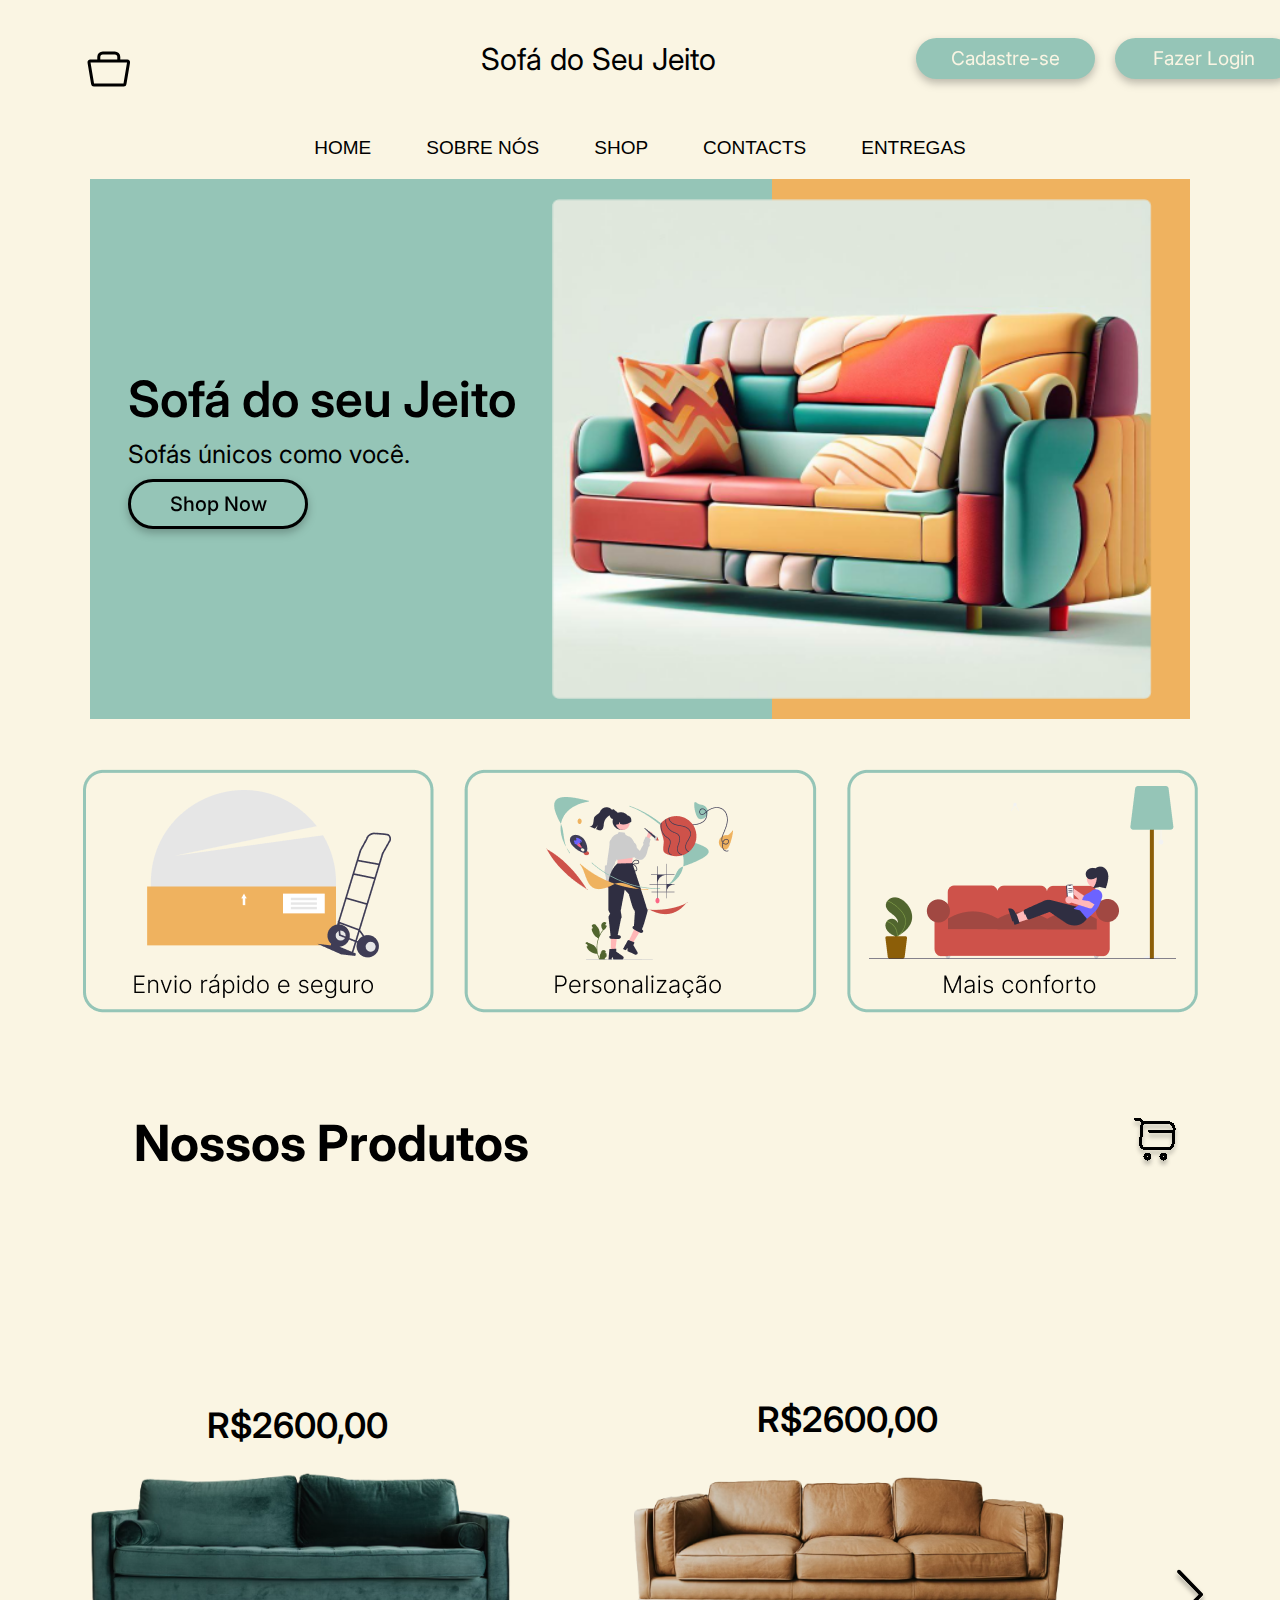
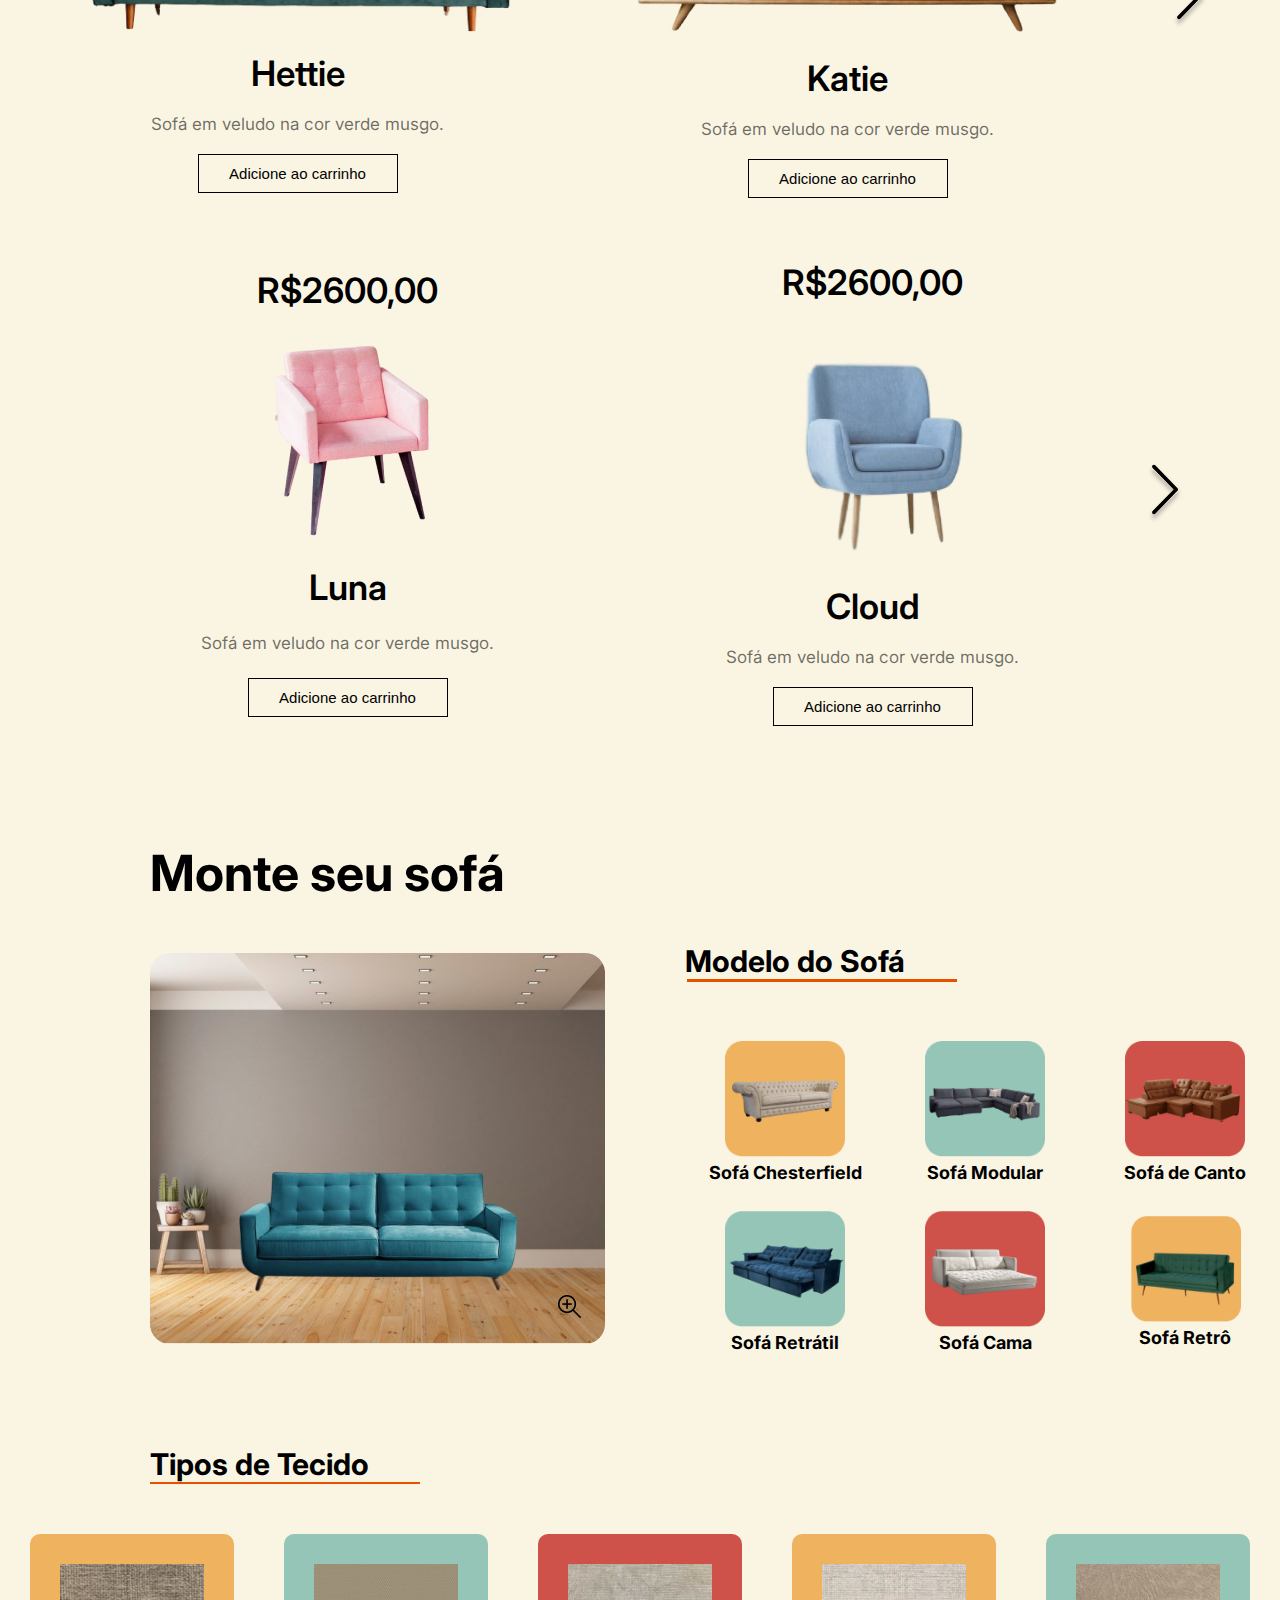
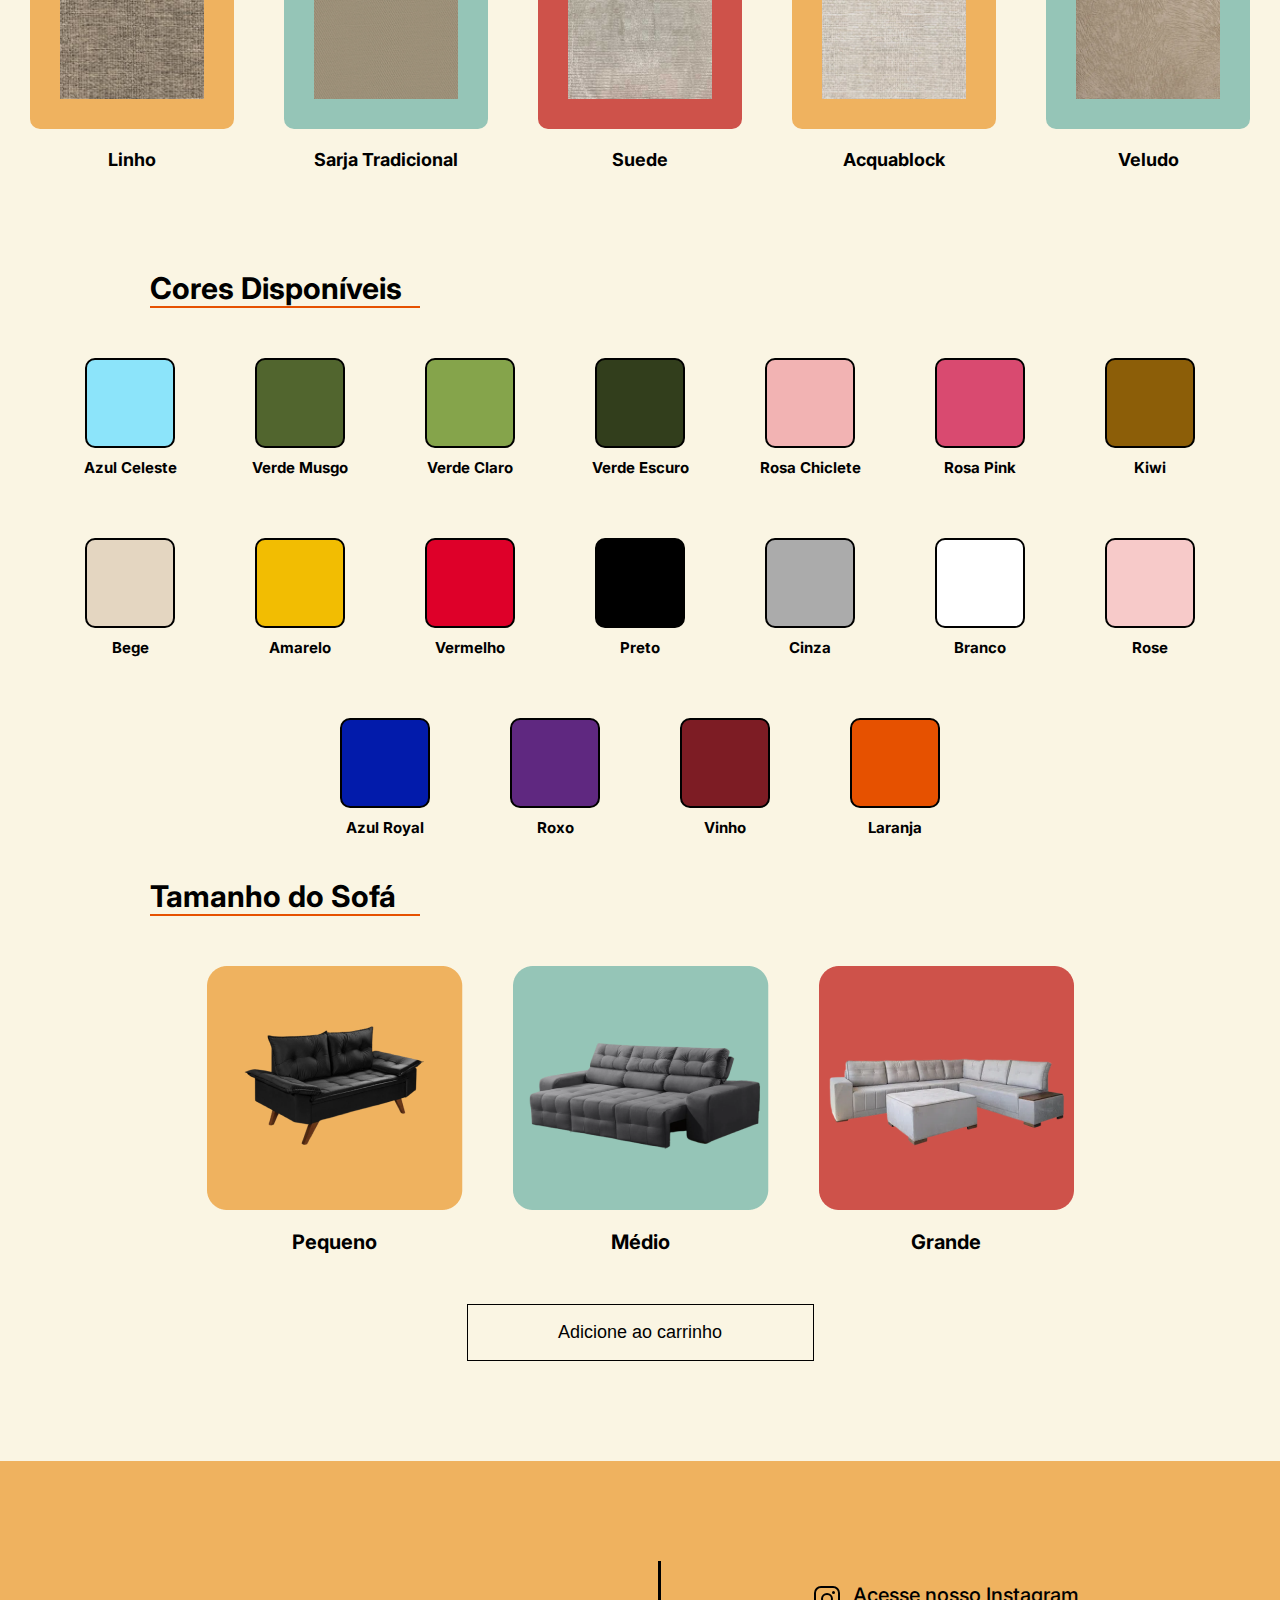
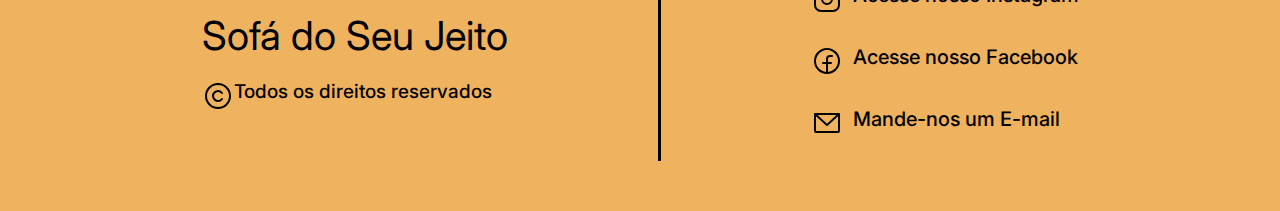
<file: index.html>
<!DOCTYPE html>
<html lang="pt-br">
  <head>
    <meta charset="UTF-8" />
    <meta http-equiv="X-UA-Compatible" content="IE=edge" />
    <meta name="viewport" content="width=device-width, initial-scale=1.0" />
    <title>Sofá do Seu Jeito</title>
    <link rel="stylesheet" href="./style.css" />
    <link rel="shortcut icon" href="./img/Sofa (Traced).svg" type="image/x-icon">
  </head>
  <body>
    <main class="main">
      <div class="header">
        <header class="header">
          <img src="./svg/🦆 icon _bag_.svg" alt="" class="bag">
          <h1 class="title-header">Sofá do Seu Jeito</h1>

          <div class="btns-header">
            <a href="../cadastro/cadastro01.html"><button id="btn-cadastro" class="btn-header">Cadastre-se</button></a>
            <a href="../login/login.html"><button id="btn-login" class="btn-header">Fazer Login</button></a>
            
          </div>
        </header>
      </div>

      <div class="navbar">
        <a href="#"><button id="nav-item">HOME</button></a>
          
        <a href="../sobre-nos/index.html"><button id="nav-item">SOBRE NÓS</button></a>

        <a href="../projeto-integrador-home/index.html#products"><button id="nav-item">SHOP</button></a>

        <a href="../contatos/contatos.html"><button id="nav-item">CONTACTS</button></a>

        <a href="../entregas/2_Sem_Cadastro/"><button id="nav-item">ENTREGAS</button></a>
      </div>
      <section class="jeito">
        <div class="logo">
          <div class="colors-items">
            <h1 class="title-logo">Sofá do seu Jeito</h1>
            <p class="p-logo">Sofás únicos como você.</p>
            <a href="../projeto-integrador-home/index.html#products"><button class="btn-logo">Shop Now</button></a>
            
          </div>

          <div class="bg-img">
            <img class="img-logo" src="./img/logo.png" alt="" />
          </div>
        </div>
      </section>

      <section class="cards">
        <div class="cards">
            <img src="./img/Card 1.png" alt="" id="card1">
            <img src="./img/Card 2.png" alt="" id="card2">
            <img src="./img/Card 3.png" alt="" id="card3">
        </div>
      </section>

      <section class="produtos">
        <div class="produtos-header">
        <h1 class="title-produtos">Nossos Produtos</h1>
        <img src="./img/cart.svg" class="cart" alt="">
    </div>
        <div class="produtos" id="products">
             
          <div class="sofas">
            <div class="sofa1">
                <p class="preco"> R$2600,00</p>
                <img src="./img/hettie.png" alt="" class="sofa">
                <p class="title-sofa">Hettie</p>
                <p class="descricao-sofa">Sofá em veludo na cor verde musgo.</p>
                <button class="btn-sofa">Adicione ao carrinho</button>
            </div>
            
            <div class="sofa2">
                <p class="preco"> R$2600,00</p>
                <img src="./img/katie.png" alt="" class="sofa">
                <p class="title-sofa">Katie</p>
                <p class="descricao-sofa">Sofá em veludo na cor verde musgo.</p>
                <button class="btn-sofa">Adicione ao carrinho</button>
            </div>
         <img src="./svg/seta.svg" alt="" class="seta">
</div>
<div class="poltrona">
            <div class="sofa3">
                <p class="preco"> R$2600,00</p>
                <img src="./img/luna.png" alt="" id="luna" class="sofa">
                <p class="title-sofa">Luna</p>
                <p class="descricao-sofa">Sofá em veludo na cor verde musgo.</p>
                <button class="btn-sofa">Adicione ao carrinho</button>
            </div>

             <div class="sofa4">
                <p class="preco"> R$2600,00</p>
                <img src="./img/cloud.png" alt="" class="sofa">
                <p class="title-sofa">Cloud</p>
                <p class="descricao-sofa">Sofá em veludo na cor verde musgo.</p>
                <button class="btn-sofa">Adicione ao carrinho</button>
            </div>   <img src="./svg/seta.svg" alt="" class="seta">
</div>
        </div>
      </section>

      <section class="mmontar">
        <div class="montar">
        <div class="monteseu">
          <div class="monte-titles">
          <h1 class="monteseusofa">Monte seu sofá</h1>

        </div>
          <img src="./img/monteseu.png" alt="" class="monteseu-img">
        </div>
        <div class="modelodosofa">
          <h5 class="title-modelo">Modelo do Sofá</h5>
          <div class="line-modelo"></div>
          <div class="modelos">
          <div class="modelos1">

            <div class="modelo" id="chesterfield">
              <img class="sofa-chesterfield" src="./img/chesterfield.png" alt="">
              <p class="name-modelo">Sofá Chesterfield</p>
            </div>
            <div class="modelo" id="modular">
              <img class="sofa-modular" src="./img/modular.png" alt="">
              <p class="name-modelo">Sofá Modular</p>
            </div>
            <div class="modelo" id="decanto">
              <img class="sofa-canto" src="./img/decanto.png" alt="">
              <p class="name-modelo">Sofá de Canto</p>
            </div>
          </div>
          <div class="modelos2">
            <div class="modelo" id="retratil">
              <img class="sofa-retratil" src="./img/retratil.png" alt="">
              <p class="name-modelo">Sofá Retrátil</p>
            </div>
            <div class="modelo" id="sofacama">
              <img class="sofa-cama" src="./img/sofacama.png" alt="">
              <p class="name-modelo">Sofá Cama</p>
            </div>
            <div class="modelo" id="retro">
              <img class="sofa-retro" src="./img/retro.png" alt="">
              <p class="name-modelo">Sofá Retrô</p>
            </div>
          </div>
        </div></div></div>
      </section>

      <section class="tipotecidos">
        <h1 class="title-tecidos">Tipos de Tecido</h1>
        <div class="lines"></div>
        <div class="tecidos">
          <div class="tecido-linho">
          <img src="./img/image 12linho.png" alt="" class="linho">
          <p>Linho</p></div>
          <div class="tecido-sarja">
            <img src="./img/image 13sarja.png" alt="" class="sarja">
            <p>Sarja Tradicional</p></div>
            <div class="tecido-suede">
              <img src="./img/image 17suede.png" alt="" class="suede">
              <p>Suede</p></div>
              <div class="tecido-acquablock">
                <img src="./img/image 15acquablock.png" alt="" class="acquablock">
                <p>Acquablock</p></div>
                <div class="tecido-veludo">
                  <img src="./img/image 16veludo.png" alt="" class="veludo">
                  <p>Veludo</p></div>
        </div>

      </section>

      <section class="cores-sofa">
        <h1 class="title-cores">Cores Disponíveis</h1>
        <div class="lines"></div>
        <div class="cores">
          <div class="cores1">
          <div class="cor" id="celeste">
            <div id="box-cor" class="cor-celeste"></div>
            <p class="p-cor">Azul Celeste</p>
          </div>
          <div class="cor" id="musgo">
            <div id="box-cor" class="cor-musgo"></div>
            <p class="p-cor">Verde Musgo</p>
          </div>
          <div class="cor" id="verdeclaro">
            <div id="box-cor" class="cor-verdeclaro"></div>
            <p class="p-cor">Verde Claro</p>
          </div>
          <div class="cor" id="verdeescuro">
            <div id="box-cor" class="cor-verdeescuro"></div>
            <p class="p-cor">Verde Escuro</p>
          </div>
          <div class="cor" id="chiclete">
            <div id="box-cor" class="cor-chiclete"></div>
            <p class="p-cor">Rosa Chiclete</p>
          </div>
          <div class="cor" id="pink">
            <div id="box-cor" class="cor-pink"></div>
            <p class="p-cor">Rosa Pink</p>
          </div>
          <div class="cor" id="kiwi">
            <div id="box-cor" class="cor-kiwi"></div>
            <p class="p-cor">Kiwi</p>
          </div></div>
          <div class="cores2">
          <div class="cor" id="bege">
            <div id="box-cor" class="cor-bege"></div>
            <p class="p-cor">Bege</p>
          </div>
          <div class="cor" id="amarelo">
            <div id="box-cor" class="cor-amarelo"></div>
            <p class="p-cor">Amarelo</p>
          </div>
          <div class="cor" id="vermelho">
            <div id="box-cor" class="cor-vermelho"></div>
            <p class="p-cor">Vermelho</p>
          </div>
          <div class="cor" id="preto">
            <div id="box-cor" class="cor-preto"></div>
            <p class="p-cor">Preto</p>
          </div>
          <div class="cor" id="cinza">
            <div id="box-cor" class="cor-cinza"></div>
            <p class="p-cor">Cinza</p>
          </div>
          <div class="cor" id="branco">
            <div id="box-cor" class="cor-branco"></div>
            <p class="p-cor">Branco</p>
          </div>
          <div class="cor" id="rose">
            <div id="box-cor" class="cor-rose"></div>
            <p class="p-cor">Rose</p>
          </div></div>
          <div class="cores3">
          <div class="cor" id="royal">
            <div id="box-cor" class="cor-royal"></div>
            <p class="p-cor">Azul Royal</p>
          </div>
          <div class="cor" id="roxo">
            <div id="box-cor" class="cor-roxo"></div>
            <p class="p-cor">Roxo</p>
          </div>
          <div class="cor" id="vinho">
            <div id="box-cor" class="cor-vinho"></div>
            <p class="p-cor">Vinho</p>
          </div>
          <div class="cor" id="laranja">
            <div id="box-cor" class="cor-laranja"></div>
            <p class="p-cor">Laranja</p>
          </div></div>
        </div>
      </section>

      <section class="tamanho">
        <h1 class="title-tamanho">Tamanho do Sofá</h1>
        <div class="lines"></div>
        <div class="sofas-tamanho">
          <div class="tamanhos">
            <img src="./img/Imagem - Sofá Pequenopequeno.png" alt="" class="sofa-img">
            <p class="p-tamanho">Pequeno</p>
          </div>
          <div class="tamanhos">
            <img src="./img/Imagem - Sofá Médiomedio.png" alt="" class="sofa-img">
            <p class="p-tamanho">Médio</p>
          </div>
          <div class="tamanhos">
            <img src="./img/Imagem - Sofá Grandegrande.png" alt="" class="sofa-img">
            <p class="p-tamanho">Grande</p>
          </div>
        </div>
      </section>
 <div class="btn-adicionar">
      <button class="btn-add">Adicione ao carrinho
      </button></div>

      <footer>
        <div class="footer-items">
          <div class="footer-logo">
            <p class="footer-title">Sofá do Seu Jeito</p>
            <div class="direitos">
              <img src="./svg/copyright.svg" alt="" class="copyright">
            <p id="direitos">Todos os direitos reservados</p></div>
          </div>
          <div class="footer-line"></div>
          <div class="footer-redes">
            <div >
              <a class="insta" href="https://www.instagram.com/sofadoseujeito/">
                <img src="./svg/instagram-logo.svg" alt="" class="logo-insta">
                <p class="p-footer">Acesse nosso Instagram</p>
              </a>
              
             </div>
              <div >
                <a class="face" href="https://pt-br.facebook.com/">
                  <img src="./svg/facebook-logo.svg" alt="" class="logo-face">
                  <p class="p-footer">Acesse nosso Facebook</p>
                </a>
              </div>
    
              <div >
                <a class="email" href="mailto:sofadoseujeito@gmail.com" >
                  <img src="./svg/envelope-simple.svg" alt="" class="logo-email">
                  <div class="p-footer">Mande-nos um E-mail</div>
                </a>
              </div>
            </div>
         
        </div>
      </footer>
    

    </main>
  </body>
</html>
</file>
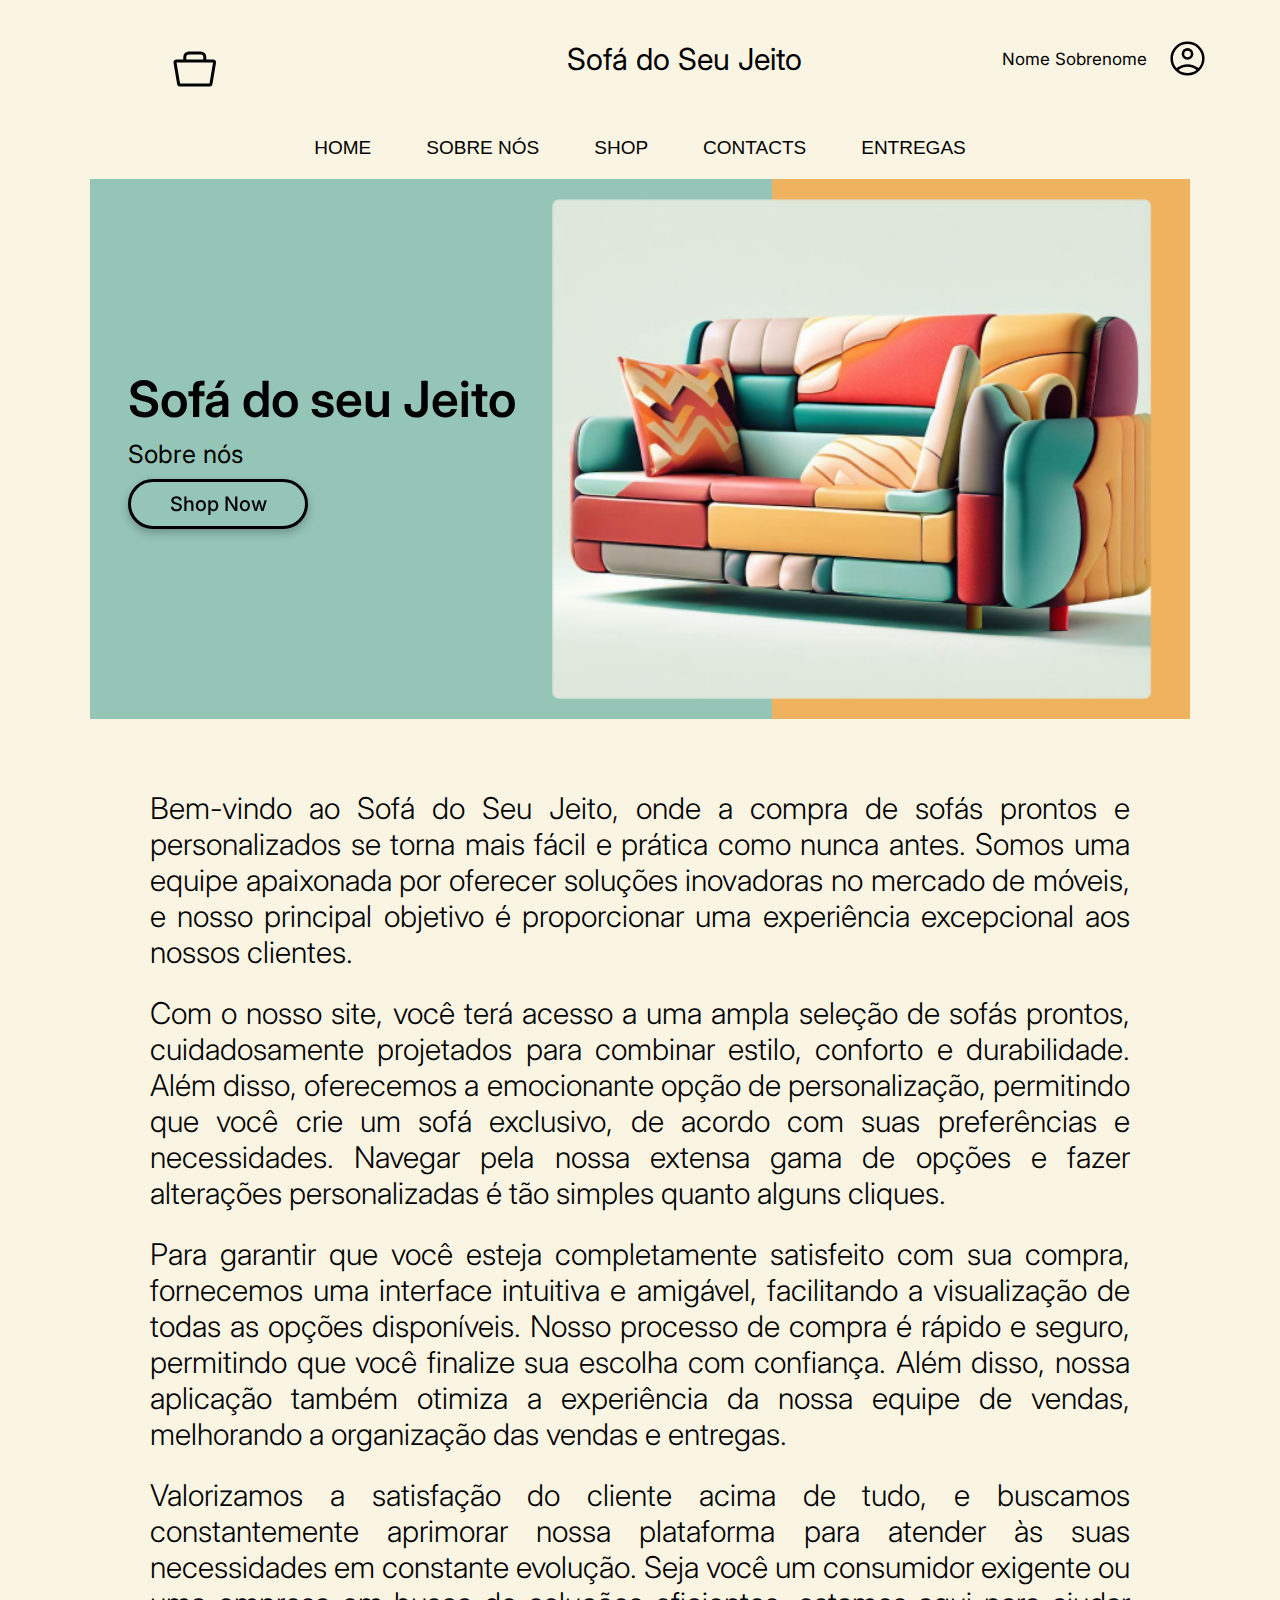
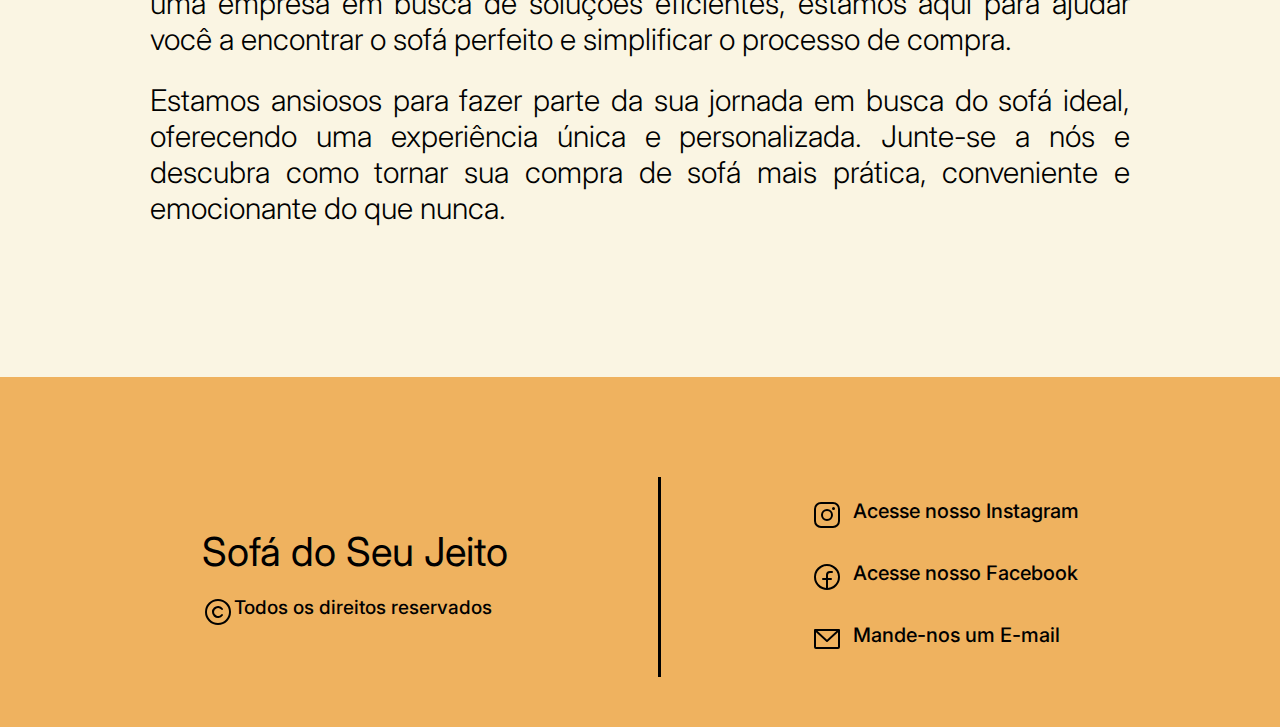
<file: sobre-cadastrado/index.html>
<!DOCTYPE html>
<html lang="pt-br">
<head>
    <meta charset="UTF-8">
    <meta name="viewport" content="width=device-width, initial-scale=1.0">
    <title>Sobre Nós</title>
    <link rel="stylesheet" href="./style.css" />
    <link rel="shortcut icon" href="./img/Sofa (Traced).svg" type="image/x-icon">
</head>
<body>
    <main class="main">
        <div class="header">
          <header class="header">
            <img src="./img/🦆 icon _bag_.svg" alt="" class="bag">
            <h1 class="title-header">Sofá do Seu Jeito</h1>
  
            <div class="btns-header">
              <p class="paraHeader">Nome Sobrenome</p>
              <img src="./img/account_circle_FILL0_wght400_GRAD0_opsz48.svg" alt="" class="icon-name">
            </div>
          </header>
        </div>
  
        <div class="navbar">
          <a href="../home-cadastrado/index.html"><button id="nav-item">HOME</button></a>
          
        <a href="#"><button id="nav-item">SOBRE NÓS</button></a>

        <a href="../home-cadastrado/index.html#products"><button id="nav-item">SHOP</button></a>

        <a href="../contatos-cadastrado/contatos.html"><button id="nav-item">CONTACTS</button></a>

        <a href="../entregas/1_Com_Cadastro - Copia/"><button id="nav-item">ENTREGAS</button></a>
      </div>

        <section class="jeito">
            <div class="logo">
              <div class="colors-items">
                <h1 class="title-logo">Sofá do seu Jeito</h1>
                <p class="p-logo">Sobre nós</p>
                <a href="../home-cadastrado/index.html#products"><button class="btn-logo">Shop Now</button></a>
                
              </div>
    
              <div class="bg-img">
                <img class="img-logo" src="./img/logo.png" alt="" />
              </div>
            </div>
          </section>

            <div class="texto-sobre-nos">
                <p>Bem-vindo ao Sofá do Seu Jeito, onde a compra de sofás prontos e personalizados se torna mais fácil e prática como nunca antes. Somos uma equipe apaixonada por oferecer soluções inovadoras no mercado de móveis, e nosso principal objetivo é proporcionar uma experiência excepcional aos nossos clientes.</p>

                <p>Com o nosso site, você terá acesso a uma ampla seleção de sofás prontos, cuidadosamente projetados para combinar estilo, conforto e durabilidade. Além disso, oferecemos a emocionante opção de personalização, permitindo que você crie um sofá exclusivo, de acordo com suas preferências e necessidades. Navegar pela nossa extensa gama de opções e fazer alterações personalizadas é tão simples quanto alguns cliques.</p>

                <p> Para garantir que você esteja completamente satisfeito com sua compra, fornecemos uma interface intuitiva e amigável, facilitando a visualização de todas as opções disponíveis. Nosso processo de compra é rápido e seguro, permitindo que você finalize sua escolha com confiança. Além disso, nossa aplicação também otimiza a experiência da nossa equipe de vendas, melhorando a organização das vendas e entregas.</p>

                <p>Valorizamos a satisfação do cliente acima de tudo, e buscamos constantemente aprimorar nossa plataforma para atender às suas necessidades em constante evolução. Seja você um consumidor exigente ou uma empresa em busca de soluções eficientes, estamos aqui para ajudar você a encontrar o sofá perfeito e simplificar o processo de compra.</p>

                <p> Estamos ansiosos para fazer parte da sua jornada em busca do sofá ideal, oferecendo uma experiência única e personalizada. Junte-se a nós e descubra como tornar sua compra de sofá mais prática, conveniente e emocionante do que nunca.</p>
        </div>
    </main>

    <footer>
      <div class="footer-items">
        <div class="footer-logo">
          <p class="footer-title">Sofá do Seu Jeito</p>
          <div class="direitos">
            <img src="./svg/copyright.svg" alt="" class="copyright">
          <p id="direitos">Todos os direitos reservados</p></div>
        </div>
        <div class="footer-line"></div>
        <div class="footer-redes">
          <div >
            <a class="insta" href="https://www.instagram.com/sofadoseujeito/">
              <img src="./svg/instagram-logo.svg" alt="" class="logo-insta">
              <p class="p-footer">Acesse nosso Instagram</p>
            </a>
            
           </div>
            <div >
              <a class="face" href="https://pt-br.facebook.com/">
                <img src="./svg/facebook-logo.svg" alt="" class="logo-face">
                <p class="p-footer">Acesse nosso Facebook</p>
              </a>
            </div>
  
            <div >
              <a class="email" href="mailto:sofadoseujeito@gmail.com" >
                <img src="./svg/envelope-simple.svg" alt="" class="logo-email">
                <div class="p-footer">Mande-nos um E-mail</div>
              </a>
            </div>
          </div>
       
      </div>
    </footer>

</body>
</html>
</file>
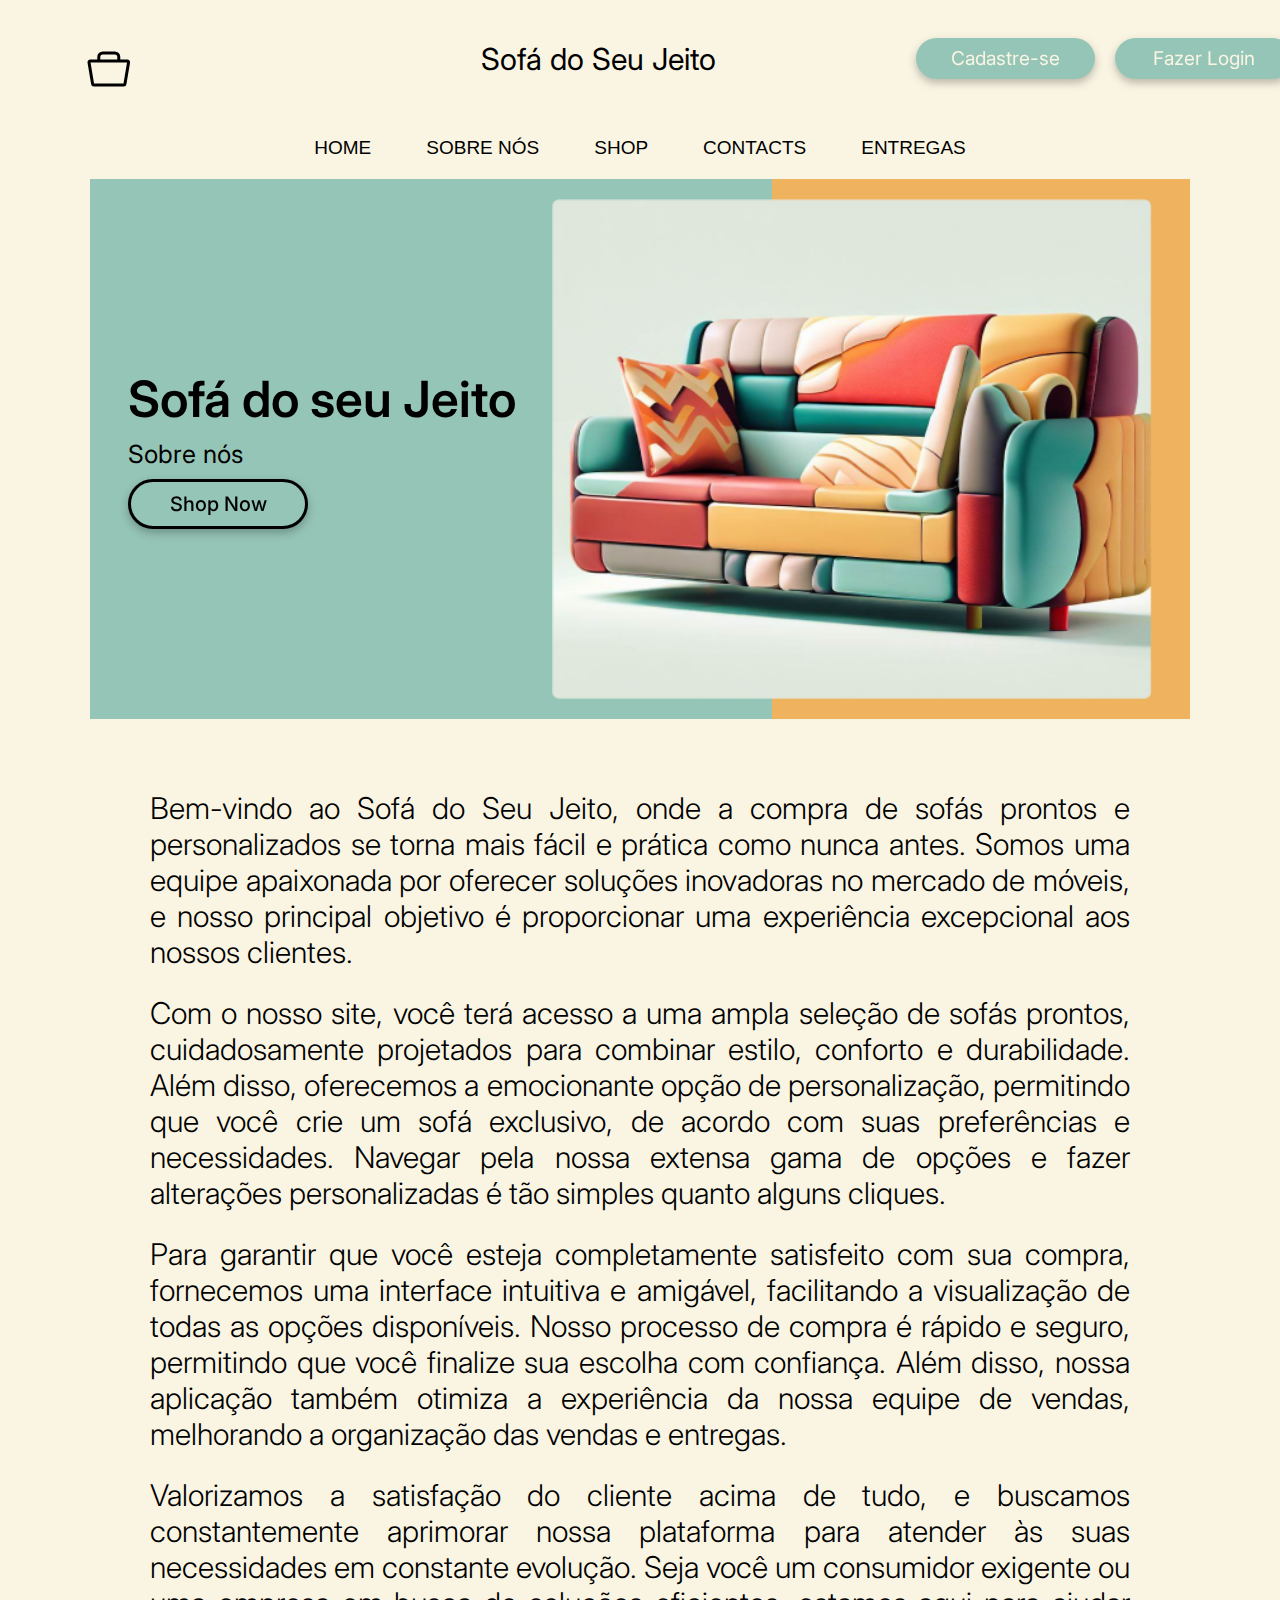
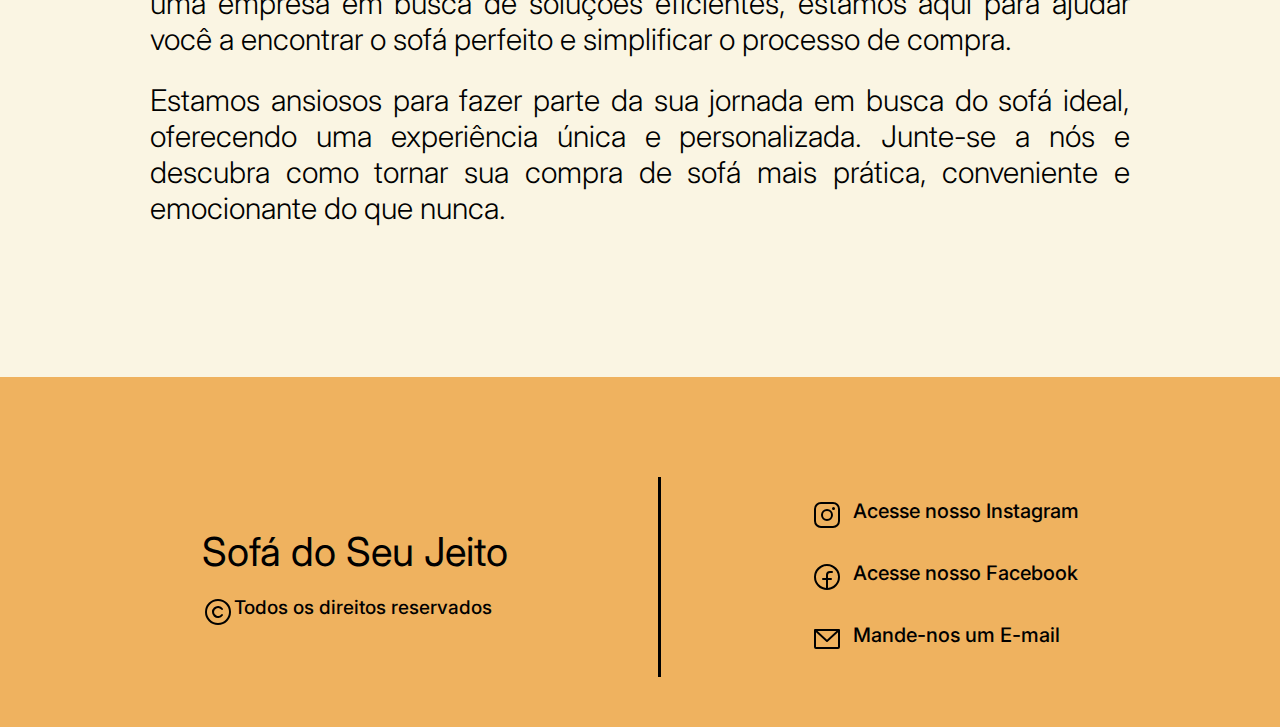
<file: sobre-nos/index.html>
<!DOCTYPE html>
<html lang="pt-br">
<head>
    <meta charset="UTF-8">
    <meta name="viewport" content="width=device-width, initial-scale=1.0">
    <title>Sobre Nós</title>
    <link rel="stylesheet" href="./style.css" />
    <link rel="shortcut icon" href="./img/Sofa (Traced).svg" type="image/x-icon">
</head>
<body>
    <main class="main">
        <div class="header">
          <header class="header">
            <img src="./img/🦆 icon _bag_.svg" alt="" class="bag">
            <h1 class="title-header">Sofá do Seu Jeito</h1>
  
            <div class="btns-header">
              <a href="../cadastro/cadastro01.html"><button id="btn-cadastro" class="btn-header">Cadastre-se</button></a>
            <a href="../login/login.html"><button id="btn-login" class="btn-header">Fazer Login</button></a>
            </div>
          </header>
        </div>
  
        <div class="navbar">
          <a href="../projeto-integrador-home/index.html"><button id="nav-item">HOME</button></a>
          
          <a href="#"><button id="nav-item">SOBRE NÓS</button></a>

          <a href="../projeto-integrador-home/index.html#products"><button id="nav-item">SHOP</button></a>

          <a href="../contatos/contatos.html"><button id="nav-item">CONTACTS</button></a>

          <a href="../entregas/2_Sem_Cadastro/"><button id="nav-item">ENTREGAS</button></a>
        </div>

        <section class="jeito">
            <div class="logo">
              <div class="colors-items">
                <h1 class="title-logo">Sofá do seu Jeito</h1>
                <p class="p-logo">Sobre nós</p>
                <a href="../projeto-integrador-home/index.html#products"><button class="btn-logo">Shop Now</button></a>
                
              </div>
    
              <div class="bg-img">
                <img class="img-logo" src="./img/logo.png" alt="" />
              </div>
            </div>
          </section>

            <div class="texto-sobre-nos">
                <p>Bem-vindo ao Sofá do Seu Jeito, onde a compra de sofás prontos e personalizados se torna mais fácil e prática como nunca antes. Somos uma equipe apaixonada por oferecer soluções inovadoras no mercado de móveis, e nosso principal objetivo é proporcionar uma experiência excepcional aos nossos clientes.</p>

                <p>Com o nosso site, você terá acesso a uma ampla seleção de sofás prontos, cuidadosamente projetados para combinar estilo, conforto e durabilidade. Além disso, oferecemos a emocionante opção de personalização, permitindo que você crie um sofá exclusivo, de acordo com suas preferências e necessidades. Navegar pela nossa extensa gama de opções e fazer alterações personalizadas é tão simples quanto alguns cliques.</p>

                <p> Para garantir que você esteja completamente satisfeito com sua compra, fornecemos uma interface intuitiva e amigável, facilitando a visualização de todas as opções disponíveis. Nosso processo de compra é rápido e seguro, permitindo que você finalize sua escolha com confiança. Além disso, nossa aplicação também otimiza a experiência da nossa equipe de vendas, melhorando a organização das vendas e entregas.</p>

                <p>Valorizamos a satisfação do cliente acima de tudo, e buscamos constantemente aprimorar nossa plataforma para atender às suas necessidades em constante evolução. Seja você um consumidor exigente ou uma empresa em busca de soluções eficientes, estamos aqui para ajudar você a encontrar o sofá perfeito e simplificar o processo de compra.</p>

                <p> Estamos ansiosos para fazer parte da sua jornada em busca do sofá ideal, oferecendo uma experiência única e personalizada. Junte-se a nós e descubra como tornar sua compra de sofá mais prática, conveniente e emocionante do que nunca.</p>
        </div>
    </main>

    <footer>
      <div class="footer-items">
        <div class="footer-logo">
          <p class="footer-title">Sofá do Seu Jeito</p>
          <div class="direitos">
            <img src="./svg/copyright.svg" alt="" class="copyright">
          <p id="direitos">Todos os direitos reservados</p></div>
        </div>
        <div class="footer-line"></div>
        <div class="footer-redes">
          <div >
            <a class="insta" href="https://www.instagram.com/sofadoseujeito/">
              <img src="./svg/instagram-logo.svg" alt="" class="logo-insta">
              <p class="p-footer">Acesse nosso Instagram</p>
            </a>
            
           </div>
            <div >
              <a class="face" href="https://pt-br.facebook.com/">
                <img src="./svg/facebook-logo.svg" alt="" class="logo-face">
                <p class="p-footer">Acesse nosso Facebook</p>
              </a>
            </div>
  
            <div >
              <a class="email" href="mailto:sofadoseujeito@gmail.com" >
                <img src="./svg/envelope-simple.svg" alt="" class="logo-email">
                <div class="p-footer">Mande-nos um E-mail</div>
              </a>
            </div>
          </div>
       
      </div>
    </footer>

</body>
</html>
</file>
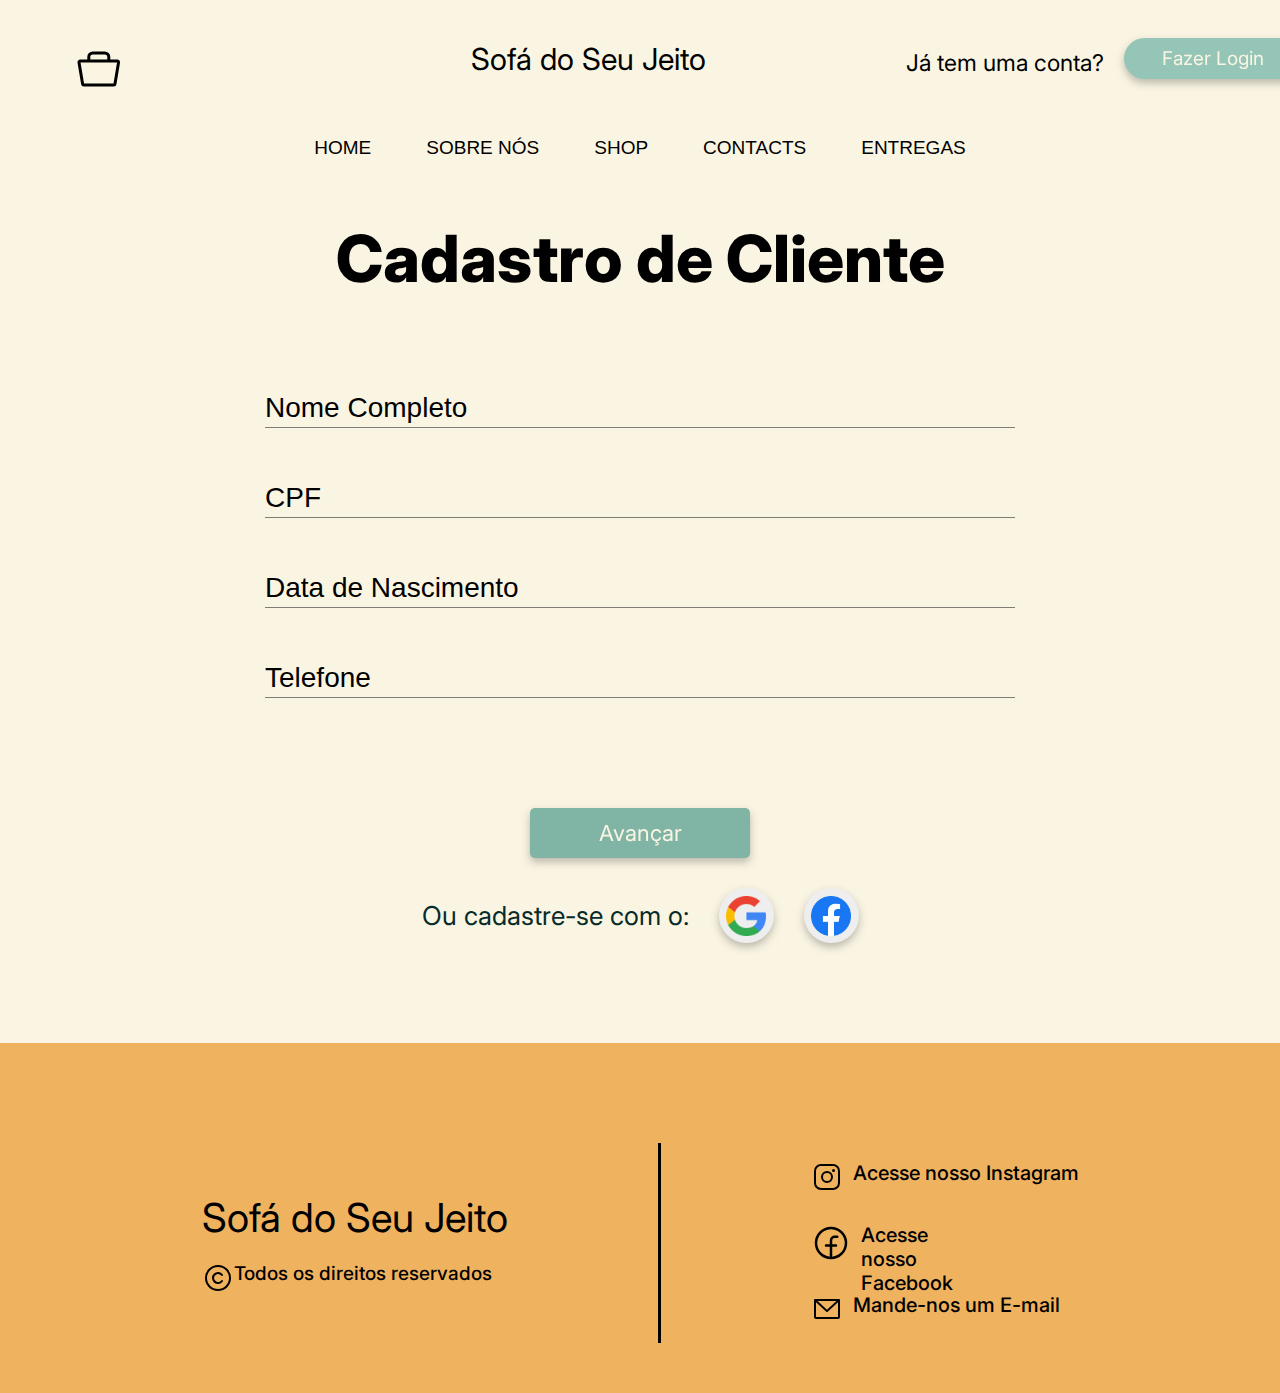
<file: cadastro/cadastro01.html>
<!DOCTYPE html>
<html lang="en">
<head>
    <meta charset="UTF-8">
    <meta name="viewport" content="width=device-width, initial-scale=1.0">
    <title>Cadastre-se</title>
    <link rel="stylesheet" href="./style.css">
    <link rel="shortcut icon" href="./img/Sofa (Traced).svg" type="svg/x-icon">
</head>
<body>
    <main class="main">
      <div class="header">
        <header class="header">
          <img src="./svg/🦆 icon _bag_.svg" alt="" class="bag">
          <h1 class="title-header">Sofá do Seu Jeito</h1>

          
            <div class="btns-header">
              <p class="jaAcount"> Já tem uma conta?</p>
              <a href="../login/login.html"><button id="btn-login" class="btn-header">Fazer Login</button></a>
            </div>
            
          </div>
        </header>
      </div>

      <div class="navbar">
        <a href="../projeto-integrador-home/index.html"><button id="nav-item">HOME</button></a>
          
        <a href="../sobre-nos/index.html"><button id="nav-item">SOBRE NÓS</button></a>

        <a href="../projeto-integrador-home/index.html#products"><button id="nav-item">SHOP</button></a>

        <a href="../contatos/contatos.html"><button id="nav-item">CONTACTS</button></a>

        <a href="../entregas/2_Sem_Cadastro/"><button id="nav-item">ENTREGAS</button></a>
      </div>

  
       <section class="cadastro">
            <p class="cadCli">Cadastro de Cliente</p>
        
            <form class="inputs">
              <input type="text" id="name" placeholder="Nome Completo">
              <span id="nameErro"></span>

              <input type="number" id="cpf" placeholder="CPF">
              <span id="cpfErro"></span>

              <input type="number" id="datNasc" placeholder="Data de Nascimento">
              <span id="nascErro"></span>

              <input type="number" id="tel" placeholder="Telefone">
              <span id="telErro"></span>

              <div class="avanco">
                  <input type="button" id="btn-avanco" class="btn-ava" value="Avançar"></input>
              </div>

            </form>

            
            
       </section>
       

        <div class="ouCad">
          <p class="cadCom">Ou cadastre-se com o:</p>

          <div class="icons">
           <a href="https://accounts.google.com/v3/signin/identifier?dsh=S-1342126751%3A1686319717667452&ffgf=1&hl=pt-BR&ifkv=Af_xneE5bHdo1T6h-ohQKeRu9dhwrq4OQYzyA2E0_pmX3Ru11H4Uig2XU_U1bD-d9YmSfq2EEpVmLw&flowName=GlifWebSignIn&flowEntry=ServiceLogin">
            <div class="google">
              <img class="goo" src="./img/Google__G__Logo.svg.png" alt="">
            </div>
          </a> 
            
          <a href="https://m.facebook.com/?rtime=1686710437&subno_key=[base64]&hrc=1&wtsid=rdr_0Q1Kd5dFxlpLv0ujX&refsrc=deprecated&_rdr">
            <div class="facebook">
              <img class="face" src="./img/Facebook_f_logo_(2019).svg (1).webp" alt="">
            </div>
          </a>
            
          </div>

        </div>

        <footer>
          <div class="footer-items">
            <div class="footer-logo">
              <p class="footer-title">Sofá do Seu Jeito</p>
              <div class="direitos">
                <img src="./svg/copyright.svg" alt="" class="copyright">
              <p id="direitos">Todos os direitos reservados</p></div>
            </div>
            <div class="footer-line"></div>
            <div class="footer-redes">
              <div >
                <a class="insta" href="https://www.instagram.com/sofadoseujeito/">
                  <img src="./svg/instagram-logo.svg" alt="" class="logo-insta">
                  <p class="p-footer">Acesse nosso Instagram</p>
                </a>
                
               </div>
                <div >
                  <a class="face" href="https://pt-br.facebook.com/">
                    <img src="./svg/facebook-logo.svg" alt="" class="logo-face">
                    <p class="p-footer">Acesse nosso Facebook</p>
                  </a>
                </div>
      
                <div >
                  <a class="email" href="mailto:sofadoseujeito@gmail.com" >
                    <img src="./svg/envelope-simple.svg" alt="" class="logo-email">
                    <div class="p-footer">Mande-nos um E-mail</div>
                  </a>
                </div>
              </div>
           
          </div>
        </footer>
      </main>

      <script src="./script.js"></script>

</body>
</html>
</file>
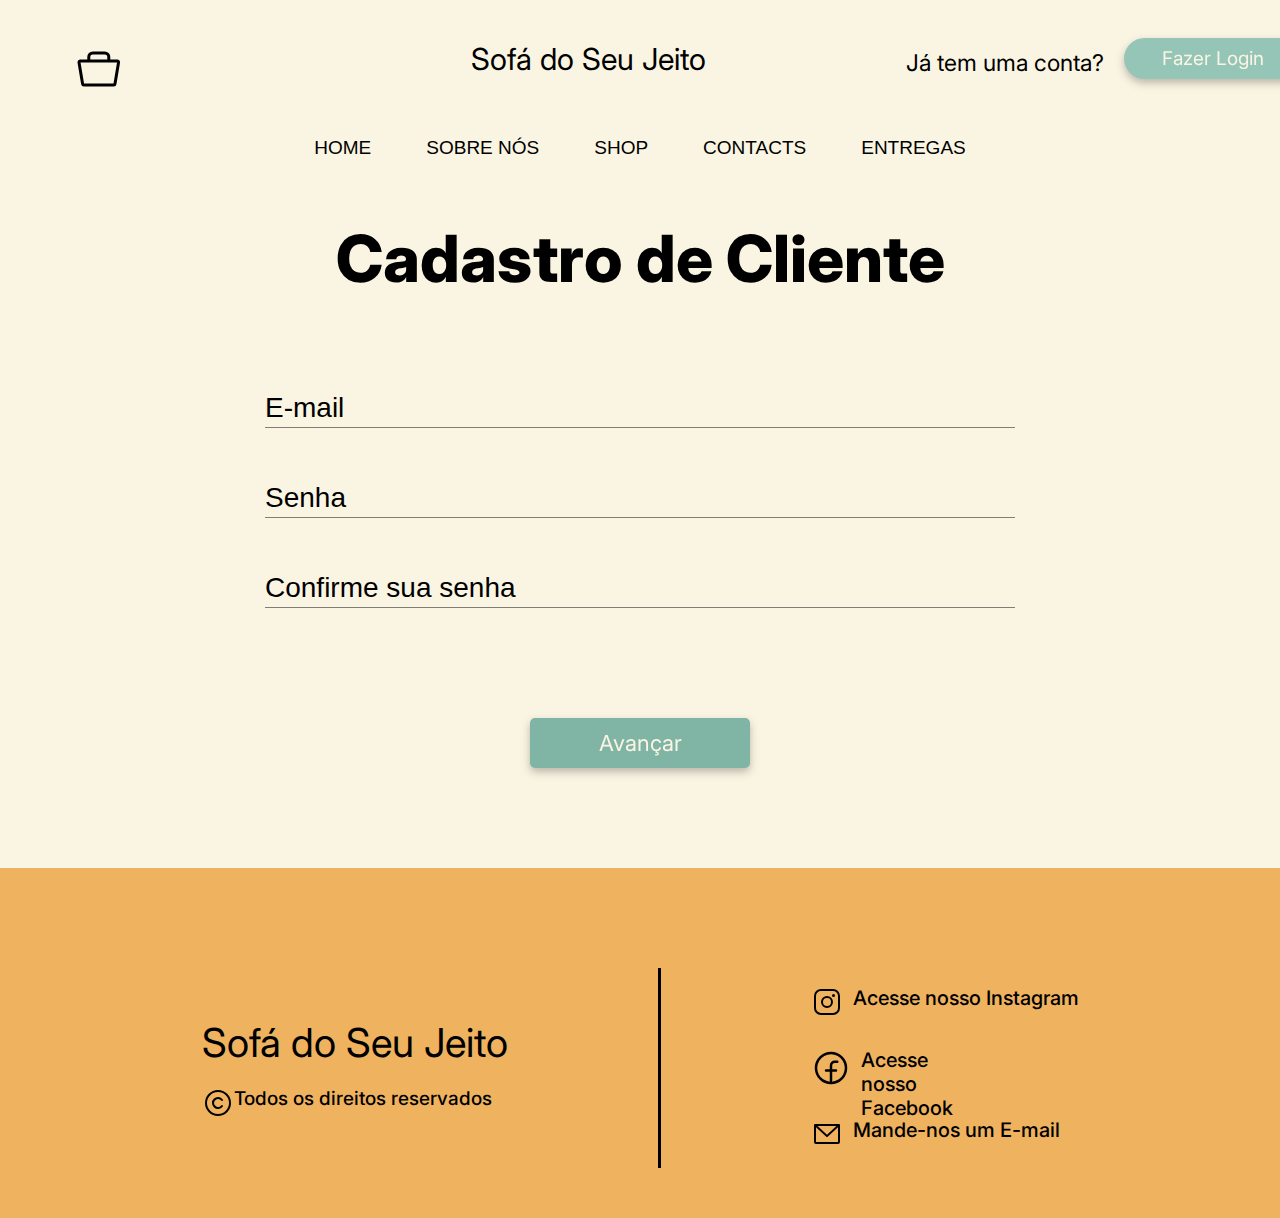
<file: cadastro/cadastro02.html>
<!DOCTYPE html>
<html lang="en">
<head>
    <meta charset="UTF-8">
    <meta name="viewport" content="width=device-width, initial-scale=1.0">
    <title>Cadastre-se</title>
    <link rel="stylesheet" href="./style.css">
    <link rel="shortcut icon" href="./img/Sofa(Traced).svg" type="svg/x-icon">
</head>
<body>
    <main class="main">
      <div class="header">
        <header class="header">
          <img src="./svg/🦆 icon _bag_.svg" alt="" class="bag">
          <h1 class="title-header">Sofá do Seu Jeito</h1>

          
            <div class="btns-header">
              <p class="jaAcount"> Já tem uma conta?</p>
              <a href="../login/login.html"><button id="btn-login" class="btn-header">Fazer Login</button></a>
            </div>
            
          </div>
        </header>
      </div>

      <div class="navbar">
        <a href="../projeto-integrador-home/index.html"><button id="nav-item">HOME</button></a>
          
        <a href="../sobre-nos/index.html"><button id="nav-item">SOBRE NÓS</button></a>

        <a href="../projeto-integrador-home/index.html#products"><button id="nav-item">SHOP</button></a>

        <a href="../contatos/contatos.html"><button id="nav-item">CONTACTS</button></a>

        <a href="../entregas/2_Sem_Cadastro/"><button id="nav-item">ENTREGAS</button></a>
      </div>
  
       <section class="cadastro">
            <p class="cadCli">Cadastro de Cliente</p>
        
            <form class="inputs">
              <input  type="email" id="emailInp" placeholder="E-mail">
              <span id="emailErro"></span>

              <input  type="password" id="senha" placeholder="Senha">
              <span id="senhaErro"></span>

              <input  type="password" id="confSenha" placeholder="Confirme sua senha">
              <span id="cosenhaErro"></span>

              <div class="avanco">
                  <input type="button" id="btn-ava02" value="Avançar"></input>
              </div>

            </form>

            
       </section>
       
       

       <footer>
        <div class="footer-items">
          <div class="footer-logo">
            <p class="footer-title">Sofá do Seu Jeito</p>
            <div class="direitos">
              <img src="./svg/copyright.svg" alt="" class="copyright">
            <p id="direitos">Todos os direitos reservados</p></div>
          </div>
          <div class="footer-line"></div>
          <div class="footer-redes">
            <div >
              <a class="insta" href="https://www.instagram.com/sofadoseujeito/">
                <img src="./svg/instagram-logo.svg" alt="" class="logo-insta">
                <p class="p-footer">Acesse nosso Instagram</p>
              </a>
              
             </div>
              <div >
                <a class="face" href="https://pt-br.facebook.com/">
                  <img src="./svg/facebook-logo.svg" alt="" class="logo-face">
                  <p class="p-footer">Acesse nosso Facebook</p>
                </a>
              </div>
    
              <div >
                <a class="email" href="mailto:sofadoseujeito@gmail.com" >
                  <img src="./svg/envelope-simple.svg" alt="" class="logo-email">
                  <div class="p-footer">Mande-nos um E-mail</div>
                </a>
              </div>
            </div>
         
        </div>
      </footer>
      </main>

      <script src="./script02.js"></script>
</body>
</html>
</file>
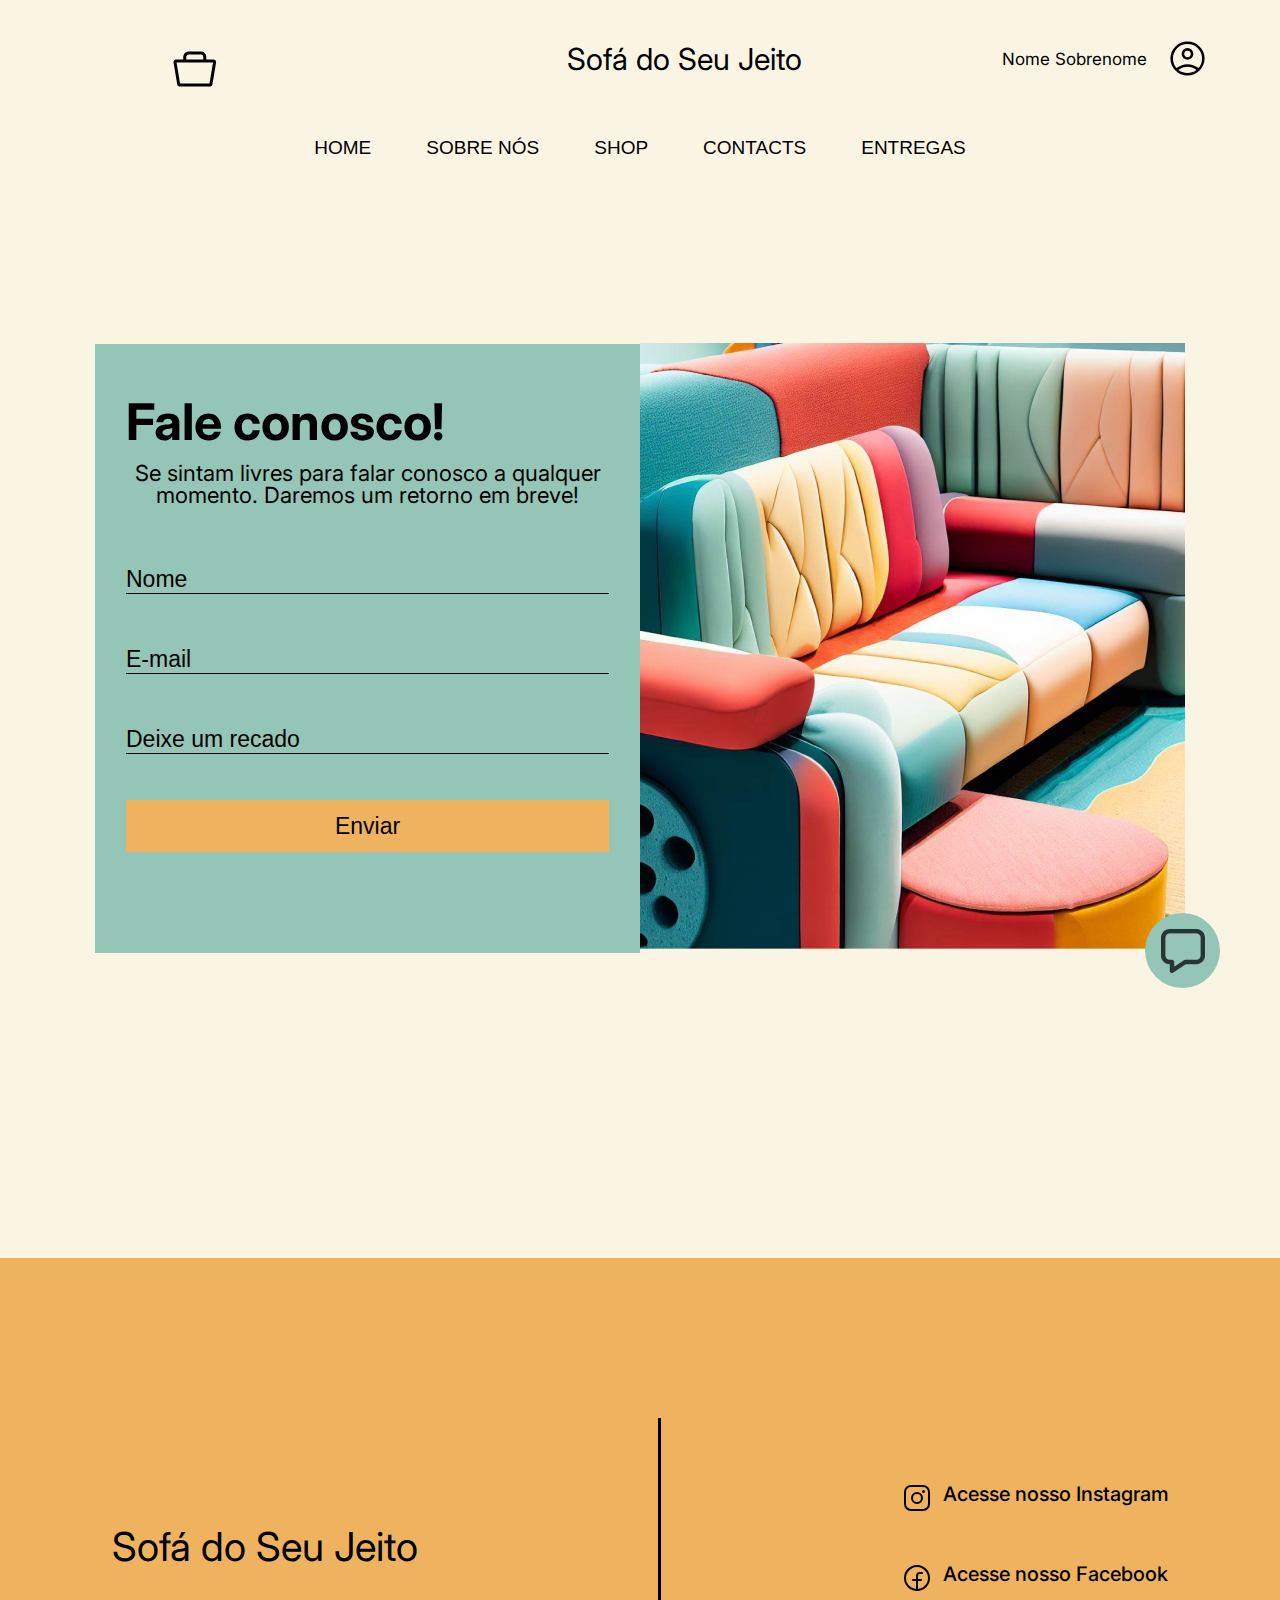
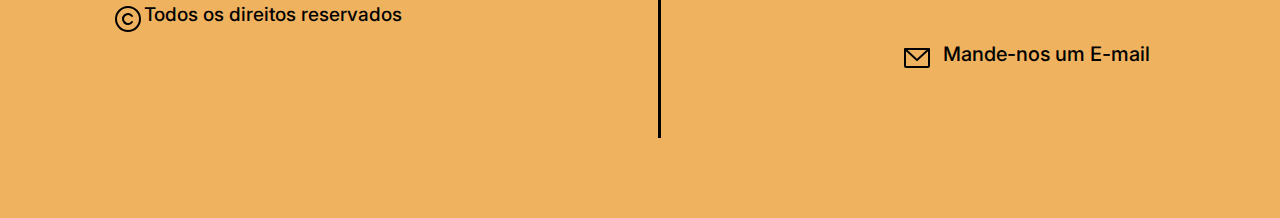
<file: contatos-cadastrado/contatos.html>
<!DOCTYPE html>
<html lang="en">

<head>
    <meta charset="UTF-8">
    <meta http-equiv="X-UA-Compatible" content="IE=edge">
    <meta name="viewport" content="width=device-width, initial-scale=1.0">
    <link rel="stylesheet" href="./style.css">
    
    <title>Contato</title>
    <link rel="shortcut icon" href="./img/Sofa (Traced).svg" type="image/x-icon">
    
</head>

<body>

<div class="header">
    <header class="header">
      <img src="./img/🦆 icon _bag_.png" alt="" class="bag">
      <h1 class="title-header">Sofá do Seu Jeito</h1>

      <div class="btns-header">
        <p class="paraHeader">Nome Sobrenome</p>
        <img src="./img/account_circle_FILL0_wght400_GRAD0_opsz48.svg" alt="" class="icon-name">
      </div>
    </header>
  </div>

  <div class="navbar">
    <a href="../home-cadastrado/index.html"><button id="nav-item">HOME</button></a>
          
        <a href="../sobre-cadastrado/index.html"><button id="nav-item">SOBRE NÓS</button></a>

        <a href="../home-cadastrado/index.html#products"><button id="nav-item">SHOP</button></a>

        <a href="#"><button id="nav-item">CONTACTS</button></a>

        <a href="../entregas/1_Com_Cadastro - Copia/"><button id="nav-item">ENTREGAS</button></a>
  </div>



    <div class="container">
        <div class="formulario">
            <p class="titulo">Fale conosco!</p>
            <p class="instrucao">Se sintam livres para falar conosco a qualquer momento. Daremos um retorno em breve!
            <p>
            <div class="buttons">
                <form id="form">
                    <div>
                        <input type="text" name="nome" id="nome" class="nome" placeholder="Nome">
                    </div>
                    <div>
                        <input type="text" name="email" id="email" class="email" placeholder="E-mail">
                    </div>
                    <div>
                        <input type="text" name="mensagem" id="mensagem" class="mensagem" placeholder="Deixe um recado">
                    </div>
                    <input type="submit" value="Enviar" id="loginBtn">
                </form>
            </div>
        </div>

        <div class="img">
            <img src="./img/OIG (1) 1.png" alt="">
            <div class="ellipse">
                <img class="chat" src="./img/🦆 icon _Comment_.png" alt="">
            </div>
        </div>

    </div>

    <footer>
      <div class="footer-items">
        <div class="footer-logo">
          <p class="footer-title">Sofá do Seu Jeito</p>
          <div class="direitos">
            <img src="./svg/copyright.svg" alt="" class="copyright">
          <p id="direitos">Todos os direitos reservados</p></div>
        </div>
        <div class="footer-line"></div>
        <div class="footer-redes">
          <div >
            <a class="insta" href="https://www.instagram.com/sofadoseujeito/">
              <img src="./svg/instagram-logo.svg" alt="" class="logo-insta">
              <p class="p-footer">Acesse nosso Instagram</p>
            </a>
            
           </div>
            <div >
              <a class="face" href="https://pt-br.facebook.com/">
                <img src="./svg/facebook-logo.svg" alt="" class="logo-face">
                <p class="p-footer">Acesse nosso Facebook</p>
              </a>
            </div>
  
            <div >
              <a class="emaill" href="mailto:sofadoseujeito@gmail.com" >
                <img src="./svg/envelope-simple.svg" alt="" class="logo-email">
                <div class="p-footer">Mande-nos um E-mail</div>
              </a>
            </div>
          </div>
       
      </div>
    </footer>

    </body>

</html>
</file>
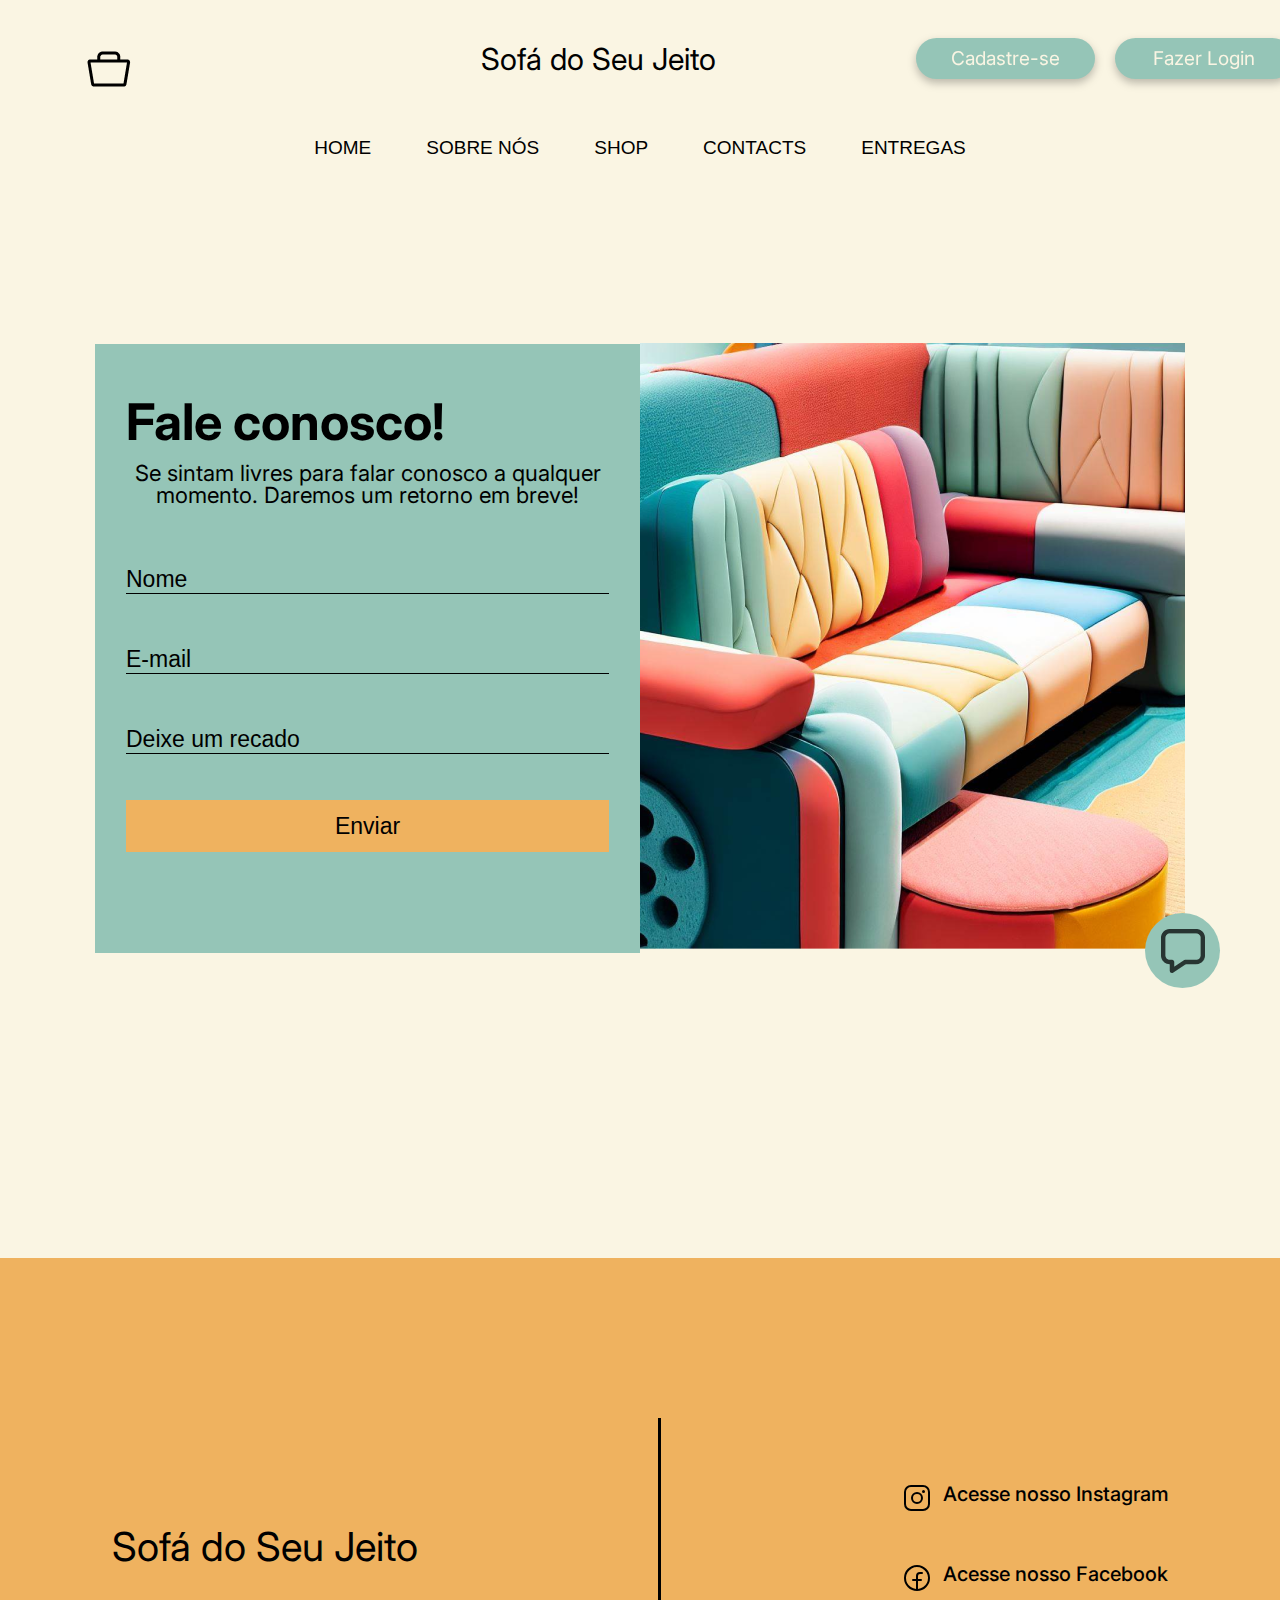
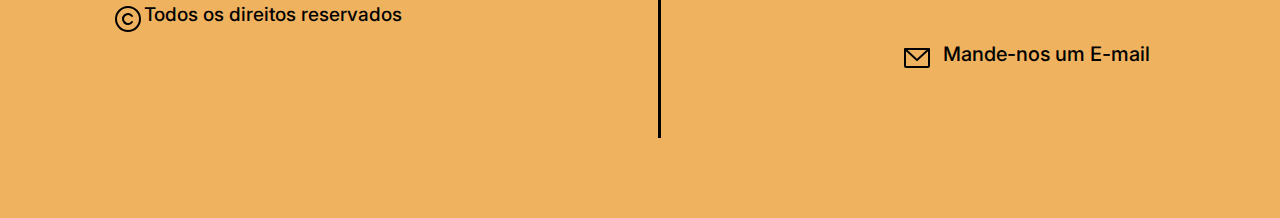
<file: contatos/contatos.html>
<!DOCTYPE html>
<html lang="en">

<head>
    <meta charset="UTF-8">
    <meta http-equiv="X-UA-Compatible" content="IE=edge">
    <meta name="viewport" content="width=device-width, initial-scale=1.0">
    <link rel="stylesheet" href="./style.css">
    <title>Contato</title>
    <link rel="shortcut icon" href="./img/Sofa (Traced).svg" type="image/x-icon">
</head>

<body>

<div class="header">
    <header class="header">
      <img src="./img/🦆 icon _bag_.png" alt="" class="bag">
      <h1 class="title-header">Sofá do Seu Jeito</h1>

      <div class="btns-header">
        <a href="../cadastro/cadastro01.html"><button id="btn-cadastro" class="btn-header">Cadastre-se</button></a>
      <a href="../login/login.html"><button id="btn-login" class="btn-header">Fazer Login</button></a>
      </div>
    </header>
  </div>

  <div class="navbar">
    <a href="../projeto-integrador-home/index.html"><button id="nav-item">HOME</button></a>
    
    <a href="../sobre-nos/index.html"><button id="nav-item">SOBRE NÓS</button></a>

    <a href="../projeto-integrador-home/index.html#products"><button id="nav-item">SHOP</button></a>

    <a href="#"><button id="nav-item">CONTACTS</button></a>

    <a href="../entregas/2_Sem_Cadastro/"><button id="nav-item">ENTREGAS</button></a>
  </div>



    <div class="container">
        <div class="formulario">
            <p class="titulo">Fale conosco!</p>
            <p class="instrucao">Se sintam livres para falar conosco a qualquer momento. Daremos um retorno em breve!
            <p>
            <div class="buttons">
                <form id="form">
                    <div>
                        <input type="text" name="nome" id="nome" class="nome" placeholder="Nome">
                    </div>
                    <div>
                        <input type="text" name="email" id="email" class="email" placeholder="E-mail">
                    </div>
                    <div>
                        <input type="text" name="mensagem" id="mensagem" class="mensagem" placeholder="Deixe um recado">
                    </div>
                    <input type="submit" value="Enviar" id="loginBtn">
                </form>
            </div>
        </div>

        <div class="img">
            <img src="./img/OIG (1) 1.png" alt="">
            <div class="ellipse">
                <img class="chat" src="./img/🦆 icon _Comment_.png" alt="">
            </div>
        </div>

    </div>

    <footer>
      <div class="footer-items">
        <div class="footer-logo">
          <p class="footer-title">Sofá do Seu Jeito</p>
          <div class="direitos">
            <img src="./svg/copyright.svg" alt="" class="copyright">
          <p id="direitos">Todos os direitos reservados</p></div>
        </div>
        <div class="footer-line"></div>
        <div class="footer-redes">
          <div >
            <a class="insta" href="https://www.instagram.com/sofadoseujeito/">
              <img src="./svg/instagram-logo.svg" alt="" class="logo-insta">
              <p class="p-footer">Acesse nosso Instagram</p>
            </a>
            
           </div>
            <div >
              <a class="face" href="https://pt-br.facebook.com/">
                <img src="./svg/facebook-logo.svg" alt="" class="logo-face">
                <p class="p-footer">Acesse nosso Facebook</p>
              </a>
            </div>
  
            <div >
              <a class="emaill" href="mailto:sofadoseujeito@gmail.com" >
                <img src="./svg/envelope-simple.svg" alt="" class="logo-email">
                <div class="p-footer">Mande-nos um E-mail</div>
              </a>
            </div>
          </div>
       
      </div>
    </footer>

    </body>

</html>
</file>
<file: style.css>
@import url("https://fonts.googleapis.com/css2?family=Inter:wght@100;200;300;400;500;600;700;800;900&display=swap");

* {
  padding: 0;
  margin: 0;
  box-sizing: border-box;
}

html {
  font-size: 62.5%;
  font-family: "Inter", sans-serif;
  scroll-behavior: smooth;
}
body {
  font-family: "Inter", sans-serif;
  background-color: #faf5e3;
}
 

.header {
  /* margin-left: 350px; */
  display: flex;
  flex-direction: row;
  align-items: center;
  justify-content: center;
  gap: 200px;
}

.bag{
  margin-top: 51px;
}

.title-header {
  font-size: 30.3px;
  font-weight: 400;

  text-align: center;
  margin-top: 30px;
  margin-left: 150px;
}
.btns-header {
  display: flex;
  flex-direction: row;
  gap: 20px;
  margin-top: 30px;
  margin-right: -100px;
}
.btn-header {
  background-color: #95c5b7;
  color: #faf5e3;
  width: 178.77px;
  height: 40.4px;
  font-family: "Inter", sans-serif;
  font-weight: 400;
  font-size: 19px;
  filter: drop-shadow(0px 4px 4px rgba(0, 0, 0, 0.25));
  border: none;
  border-radius: 25px;
  cursor: pointer;
}
.btns-header button:hover{
     background-color: #63867c;
}
.navbar {
  display: flex;
  flex-direction: row;
  gap: 55px;
  align-items: center;
  justify-content: center;
  margin-top: 50px;
}
#nav-item {
  background-color: #faf5e3;
  border: none;
  font-size: 19px;
  font-weight: 400px;
}

.jeito {
  display: flex;
  align-items: center;
  justify-content: center;
  margin: 2rem 0rem;
}

.logo {
  width: 1100px;
  
  display: flex;
  align-items: center;
  justify-content: space-around;
  background: rgb(149, 197, 183);
  background: linear-gradient(
    90deg,
    rgba(149, 197, 183, 1) 62%,
    rgba(239, 178, 95, 1) 62%
  );
  padding: 2rem;
}
.colors-div {
  display: flex;
  align-items: center;
  justify-content: space-around;
  margin-top: 50px;
  height: 400px;
  width: 600px;
}

.img-logo {
  width: 600px;
  height: 500px;
}

.colors-items {
  display: flex;
  flex-direction: column;
  gap: 10px;
}
.bg-img {
  width: 600px;
  height: 500px;
}

.title-logo {
  font-size: 50px;
  font-weight: 600;
  font-family: "Inter", sans-serif;
}
.p-logo {
  font-size: 25px;
  font-weight: 400;
}

.btn-logo {
  font-family: "Inter", sans-serif;
  background-color: #95c5b7;
  color: black;
  width: 180px;
  height: 50px;
  font-family: "Inter", sans-serif;
  font-weight: 500;
  font-size: 20px;
  filter: drop-shadow(0px 4px 4px rgba(0, 0, 0, 0.25));
  border: 3px solid black;
  border-radius: 25px;
  cursor: pointer;
}
.btn-logo:hover {
    background-color: #63867c;
    color: white;
}

.cards {
    display: flex;
    flex-direction: row;
    margin-top: 25px;
    align-items: center;
    justify-content: center;
    gap: 30px;
}
.produtos {
    margin-top: 170px;
    flex-direction: row;
}
.produtos-header {
    display: flex;
    flex-direction: row;
    gap: 600px;
}
.title-produtos {
    font-size: 50px;
    margin-left: 134px;
}

.produtos {
     display: flex;
     flex-direction: column;
     gap: 15rem;
    margin-top: 100px;
}
.sofa1 {
    width: 450px;
    height: 350px;

    display: flex;
    align-items: center;
    justify-content: center;
    flex-direction: column;
    gap: 20px;
}
.sofa2 {
  width: 450px;
  height: 350px;

  display: flex;
  align-items: center;
  justify-content: center;
  flex-direction: column;
  gap: 20px;
}
.sofa3 {
  width: 500px;
  height: 200px;

  display: flex;
  align-items: center;
  justify-content: center;
  flex-direction: column;
  gap: 25px;
}
.sofa4 {
  width: 450px;
  height: 300px;

  display: flex;
  align-items: center;
  justify-content: center;
  flex-direction: column;
  gap: 20px;
}

.sofas {
  display: flex;
  flex-direction: row;
  align-items: center;
  justify-content: center;
  gap: 10rem;
}
.poltrona {
  margin-top: 2rem;
  display: flex;
  flex-direction: row;
  align-items: center;
  justify-content: center;
  gap: 5rem;
}
.preco {
    font-size: 35px;
    font-weight: 600;
    text-align: center;
}
.title-sofa {
    font-size: 35px;
    font-weight: 600;
    text-align: center;
}
.descricao-sofa {
    font-size: 17px;
    color: rgba(0, 0, 0, 0.56);
    text-align: center;
}
.btn-sofa {
    width: 200px;
    height: 150px;
    background-color: #FAF5E3;
    border: 1px solid black;
    font-size: 15px;
    cursor: pointer;
    padding: 10px;
}
.title-modelo {
  font-size: 30px;
}

.modelo {
  width: 20rem;
  height: 12rem;
  display: flex;
  flex-direction: column;
  gap: 5px;
  align-items: center;
  justify-content: center;
}
.modelo img {
  width: 12rem;

}
.modelo p {
  font-size: 1.8rem;
  font-weight: 700;
}
.montar {
  display: flex;
  flex-direction: row;
  gap: 200px;
}

.sofa-chesterfield:hover, .sofa-modular:hover, .sofa-canto:hover, .sofa-retratil:hover, .sofa-cama:hover, .sofa-retro:hover{
  border: 3px solid gray;
  border-radius: 20px;
}


.mmontar {
  margin-top: 200px;
}
.monteseu img {
  margin-top: 50px;
  margin-left: 150px;
}
.monteseusofa{
  font-size: 50px;
  margin-left: 150px;
}
.modelodosofa {
  margin-top: 10rem;
  display: flex;
  flex-direction: column;
  margin-left: -120px;
}
.modelos1 {
  display: flex;
  flex-direction: row;
  margin-top: 70px;
}
.modelos2{
  display: flex;
  flex-direction: row;
}
.modelos {
  display: flex;
  flex-direction: column;
  gap: 5rem;
}
.tipotecidos {
  margin-top: 10rem;
}
.title-tecidos {
  font-size: 30px;
  margin-left: 150px;
}
.tecidos {
  display: flex;
  flex-direction: row;
  gap: 5rem;
  justify-content: center;
  align-items: center;
  margin-top: 5rem;
}
.linho {
  border: 3rem solid #EFB25F;
  border-radius: 1rem;
  width: 204px;
  height: 195px;
}
.sarja {
  border: 3rem solid #95C5B7;
  border-radius: 1rem;
  width: 204px;
  height: 195px;
}
.suede {
  border: 3rem solid #CE524A;
  border-radius: 1rem;
  width: 204px;
  height: 195px;
}
.acquablock {
  border: 3rem solid #EFB25F;
  border-radius: 1rem;
  width: 204px;
  height: 195px;
}
.veludo {
  border: 3rem solid #95C5B7;
  border-radius: 1rem;
  width: 204px;
  height: 195px;
}
.tecido-linho ,.tecido-sarja ,.tecido-suede ,.tecido-acquablock , .tecido-veludo {
  display: flex;
  flex-direction: column;
  align-items: center;
  justify-content: center;
  gap: 2rem;
}
.tecido-linho ,.tecido-sarja ,.tecido-suede ,.tecido-acquablock , .tecido-veludo p {
  font-size: 18px;
  font-weight: 700;
}

.linho:hover ,.sarja:hover ,.suede:hover ,.acquablock:hover , .veludo:hover{
  border: 3px solid gray;
}
.cores-sofa{
  margin-top: 10rem;
}
.title-cores {
  font-size: 30px;
  margin-left: 150px;
}
.cor {
  width: 14rem;
  height: 13rem;
 
  display: flex;
  flex-direction: column;
  align-items: center;

  gap: 1rem;
}
.cores {
  margin-top: 5rem;
  display: flex;
  flex-direction: column;
  align-items: center;
  justify-content: center;
  gap: 5rem;
}
.cores1 {
  display: flex;
  flex-direction: row;
  gap: 3rem;
}
.cores2 {
  display: flex;
  flex-direction: row;
  gap: 3rem;
}
.cores3 {
  gap: 3rem;
  display: flex;
  flex-direction: row;
}
.p-cor {
  font-size: 15px;
  font-weight: 700;
}
#box-cor {
  width: 9rem;
  height: 9rem;
  border: 2px solid black;
  border-radius: 1rem;
}
.cor-celeste {
  background-color: #8CE4FA;
}
.cor-musgo {
  background-color: #51652E;
}
.cor-verdeclaro {
  background-color: #85A44B;
}
.cor-verdeescuro {
  background-color: #323E1C;
}
.cor-chiclete {
  background-color: #F2B3B3;
}
.cor-pink {
  background-color: #D94A70;
}
.cor-kiwi {
  background-color: #8C5E08;
}
.cor-bege {
  background-color: #E4D6C1;
}
.cor-amarelo {
  background-color: #F2BD02;
}
.cor-vermelho {
  background-color: #DE0029;
}
.cor-preto {
  background-color: #000000;
}
.cor-cinza {
  background-color: #ABABAB;
}
.cor-branco {
  background-color: #FFFFFF;
}
.cor-rose {
  background-color: #F7CAC9;
}
.cor-royal {
  background-color: #021BAB;
}
.cor-roxo {
  background-color: #5F2880;
}
.cor-vinho {
  background-color: #7D1C24;
}
.cor-laranja {
  background-color: #E65100;
}
.tamanho {
  margin-top: 3rem;
}
.title-tamanho {
  font-size: 30px;
  margin-left: 150px;
}
.sofas-tamanho {
  display: flex;
  flex-direction: row;
  align-items: center;
  justify-content: center;
  gap: 5rem;
  margin-top: 5rem;
}
.tamanhos {
  display: flex;
  flex-direction: column;
  align-items: center;
  gap: 2rem;
  justify-content: center;
}
.p-tamanho {
  font-size: 20px;
  text-align: center;
  font-weight: 700;
}
.btn-add {
  width: 347px;
  height: 57px;
  border: 1px solid black;
  background-color: #faf5e3;
  font-size: 18px;
  text-align: center;
}
.btn-adicionar {
  display: flex;
  flex-direction: row;
  justify-content: center;
  align-items: center;
  margin-top: 5rem;
}
.footer-items {
  display: flex;
  flex-direction: row;
  align-items: center;
  justify-content: center; 
  gap: 15rem;
  padding-top: 10rem;
}
.footer-redes {
  display: flex;
  flex-direction: column;
  gap: 3rem;

}
footer {
  margin-top:10rem;
  background-color: #EFB25F;
  height: 35rem;
}
.footer-line {
  width: 3px;
  height: 20rem;
  background-color: #000000;
}
.footer-logo {
  display: flex;
  flex-direction: column;
  gap: 2rem;
}
.direitos {
  display: flex;
  flex-direction: row;
}
.footer-title {
  font-size: 40px;
  font-weight: 400;
}
#direitos {
  font-size: 19px;
  font-weight: 500;
}
.p-footer {
  font-size: 20px;
  font-weight: 500;
}
.insta {
  display: flex;
  flex-direction: row;
  gap: 10px;
}
.face {
  display: flex;
  flex-direction: row;

  gap: 10px;
}
.email {
  display: flex;
  flex-direction: row;
  gap: 10px;
}
.lines {
  content: "";

  display: block;
  width: 27rem;
  height: 0.2rem;
  background-color: #E65100;
  margin-left: 150px;
}
.line-modelo {
  content: "";

  display: block;
  width: 27rem;
  height: 0.3rem;
  background-color: #E65100;
  margin-left: 2px;
}
.btn-add , .btn-sofa , .cor, .tecido-acquablock, .tecido-linho, .tecido-sarja, .tecido-veludo, .tecido-suede, .tamanhos , #nav-item, .seta, .cart{
  cursor: pointer;
}

/* #nav-item::after{
    color: white;
    content: " ";
    width: 0%;
    height: 3px;
    background-color:rgb(156, 72, 72);
    position: absolute;
    bottom: 0;
    left: 0;
    transition: 0.5s ease-in-out;
}

#nav-item:hover::after{
  width: 100%;   

}

#nav-item:hover{
  color:  rgb(156, 72, 72);
} */

.email, .face, .insta{
  text-decoration: none;
  color: #000000;
}
</file>
<file: sobre-cadastrado/style.css>
@import url("https://fonts.googleapis.com/css2?family=Inter:wght@100;200;300;400;500;600;700;800;900&display=swap");

* {
  padding: 0;
  margin: 0;
  box-sizing: border-box;
}

html {
    font-size: 62.5%;
    font-family: "Inter", sans-serif;
  }
  body {
    font-family: "Inter", sans-serif;
    background-color: #faf5e3;
  }
   
  .paraHeader{
    display: flex;
    justify-content: center;
    align-items: center;
    color: #000000;
    font-size: 17px;
  }
  
  .btns-header img{
    width: 41px;
  }
  
  .header {
    /* margin-left: 350px; */
    display: flex;
    flex-direction: row;
    align-items: center;
    justify-content: center;
    gap: 200px;
  }
  
  .bag{
    margin-top: 51px;
  }
  
  .title-header {
    font-size: 30.3px;
    font-weight: 400;
  
    text-align: center;
    margin-top: 30px;
    margin-left: 150px;
  }
  .btns-header {
    display: flex;
    flex-direction: row;
    gap: 20px;
    margin-top: 30px;
    margin-right: -100px;
  }
  .btn-header {
    background-color: #95c5b7;
    color: #faf5e3;
    width: 178.77px;
    height: 40.4px;
    font-family: "Inter", sans-serif;
    font-weight: 400;
    font-size: 19px;
    filter: drop-shadow(0px 4px 4px rgba(0, 0, 0, 0.25));
    border: none;
    border-radius: 25px;
    cursor: pointer;
  }
  .btns-header button:hover{
       background-color: #63867c;
  }
  .navbar {
    display: flex;
    flex-direction: row;
    gap: 55px;
    align-items: center;
    justify-content: center;
    margin-top: 50px;
  }
  #nav-item {
    background-color: #faf5e3;
    border: none;
    font-size: 19px;
    font-weight: 400px;
    cursor: pointer;
  }

  .jeito {
    display: flex;
    align-items: center;
    justify-content: center;
    margin: 2rem 0rem;
  }
  
  .logo {
    width: 1100px;
    
    display: flex;
    align-items: center;
    justify-content: space-around;
    background: rgb(149, 197, 183);
    background: linear-gradient(
      90deg,
      rgba(149, 197, 183, 1) 62%,
      rgba(239, 178, 95, 1) 62%
    );
    padding: 2rem;
  }

  .colors-div {
    display: flex;
    align-items: center;
    justify-content: space-around;
    margin-top: 50px;
    height: 400px;
    width: 600px;
  }
  
  .img-logo {
    width: 600px;
    height: 500px;
  }
  
  .colors-items {
    display: flex;
    flex-direction: column;
    gap: 10px;
  }
  .bg-img {
    width: 600px;
    height: 500px;
    
  }

  .title-logo {
    font-size: 50px;
    font-weight: 600;
    font-family: "Inter", sans-serif;
  }
  .p-logo {
    font-size: 25px;
    font-weight: 400;
  }
  
  .btn-logo {
    font-family: "Inter", sans-serif;
    background-color: #95c5b7;
    color: black;
    width: 180px;
    height: 50px;
    font-family: "Inter", sans-serif;
    font-weight: 500;
    font-size: 20px;
    filter: drop-shadow(0px 4px 4px rgba(0, 0, 0, 0.25));
    border: 3px solid black;
    border-radius: 25px;
    cursor: pointer;
  }
  .btn-logo:hover {
      background-color: #63867c;
      color: white;
  }
  .texto-sobre-nos{
    display: flex;
    flex-direction: column;
    gap: 25px;
    font-family: 'Inter',sans-serif;
    font-style: normal;
    font-weight: 300;
    font-size: 30px;
    line-height: 36px;
    
    padding: 51px 150px;
    text-align: justify;
  }

  footer {
    margin-top:10rem;
    background-color: #EFB25F;
    height: 35rem;
  }
  .footer-line {
    width: 3px;
    height: 20rem;
    background-color: #000000;
  }
  .footer-logo {
    display: flex;
    flex-direction: column;
    gap: 2rem;
  }
  .direitos {
    display: flex;
    flex-direction: row;
  }
  .footer-title {
    font-size: 40px;
    font-weight: 400;
  }

  .footer-items {
    display: flex;
    flex-direction: row;
    align-items: center;
    justify-content: center; 
    gap: 15rem;
    padding-top: 10rem;
  }
  .footer-redes {
    display: flex;
    flex-direction: column;
    gap: 3rem;
  
  }

  #direitos {
    font-size: 19px;
    font-weight: 500;
  }
  .p-footer {
    font-size: 20px;
    font-weight: 500;
  }
  .insta {
    display: flex;
    flex-direction: row;
    gap: 10px;
  }
  .face {
    display: flex;
    flex-direction: row;
  
    gap: 10px;
  }
  .email {
    display: flex;
    flex-direction: row;
    gap: 10px;
  }

  .email, .face, .insta{
    text-decoration: none;
    color: #000000;
  }
</file>
<file: sobre-nos/style.css>
@import url("https://fonts.googleapis.com/css2?family=Inter:wght@100;200;300;400;500;600;700;800;900&display=swap");

* {
  padding: 0;
  margin: 0;
  box-sizing: border-box;
}

html {
    font-size: 62.5%;
    font-family: "Inter", sans-serif;
  }
  body {
    font-family: "Inter", sans-serif;
    background-color: #faf5e3;
  }
   
  
  .header {
    /* margin-left: 350px; */
    display: flex;
    flex-direction: row;
    align-items: center;
    justify-content: center;
    gap: 200px;
  }
  
  .bag{
    margin-top: 51px;
  }
  
  .title-header {
    font-size: 30.3px;
    font-weight: 400;
  
    text-align: center;
    margin-top: 30px;
    margin-left: 150px;
  }
  .btns-header {
    display: flex;
    flex-direction: row;
    gap: 20px;
    margin-top: 30px;
    margin-right: -100px;
  }
  .btn-header {
    background-color: #95c5b7;
    color: #faf5e3;
    width: 178.77px;
    height: 40.4px;
    font-family: "Inter", sans-serif;
    font-weight: 400;
    font-size: 19px;
    filter: drop-shadow(0px 4px 4px rgba(0, 0, 0, 0.25));
    border: none;
    border-radius: 25px;
    cursor: pointer;
  }
  .btns-header button:hover{
       background-color: #63867c;
  }
  .navbar {
    display: flex;
    flex-direction: row;
    gap: 55px;
    align-items: center;
    justify-content: center;
    margin-top: 50px;
  }
  #nav-item {
    background-color: #faf5e3;
    border: none;
    font-size: 19px;
    font-weight: 400px;
    cursor: pointer;
  }

  .jeito {
    display: flex;
    align-items: center;
    justify-content: center;
    margin: 2rem 0rem;
  }
  
  .logo {
    width: 1100px;
    
    display: flex;
    align-items: center;
    justify-content: space-around;
    background: rgb(149, 197, 183);
    background: linear-gradient(
      90deg,
      rgba(149, 197, 183, 1) 62%,
      rgba(239, 178, 95, 1) 62%
    );
    padding: 2rem;
  }

  .colors-div {
    display: flex;
    align-items: center;
    justify-content: space-around;
    margin-top: 50px;
    height: 400px;
    width: 600px;
  }
  
  .img-logo {
    width: 600px;
    height: 500px;
  }
  
  .colors-items {
    display: flex;
    flex-direction: column;
    gap: 10px;
  }
  .bg-img {
    width: 600px;
    height: 500px;
    
  }

  .title-logo {
    font-size: 50px;
    font-weight: 600;
    font-family: "Inter", sans-serif;
  }
  .p-logo {
    font-size: 25px;
    font-weight: 400;
  }
  
  .btn-logo {
    font-family: "Inter", sans-serif;
    background-color: #95c5b7;
    color: black;
    width: 180px;
    height: 50px;
    font-family: "Inter", sans-serif;
    font-weight: 500;
    font-size: 20px;
    filter: drop-shadow(0px 4px 4px rgba(0, 0, 0, 0.25));
    border: 3px solid black;
    border-radius: 25px;
    cursor: pointer;
  }
  .btn-logo:hover {
      background-color: #63867c;
      color: white;
  }
  .texto-sobre-nos{
    display: flex;
    flex-direction: column;
    gap: 25px;
    font-family: 'Inter',sans-serif;
    font-style: normal;
    font-weight: 300;
    font-size: 30px;
    line-height: 36px;
    
    padding: 51px 150px;
    text-align: justify;
  }

  footer {
    margin-top:10rem;
    background-color: #EFB25F;
    height: 35rem;
  }
  .footer-line {
    width: 3px;
    height: 20rem;
    background-color: #000000;
  }
  .footer-logo {
    display: flex;
    flex-direction: column;
    gap: 2rem;
  }
  .direitos {
    display: flex;
    flex-direction: row;
  }
  .footer-title {
    font-size: 40px;
    font-weight: 400;
  }

  .footer-items {
    display: flex;
    flex-direction: row;
    align-items: center;
    justify-content: center; 
    gap: 15rem;
    padding-top: 10rem;
  }
  .footer-redes {
    display: flex;
    flex-direction: column;
    gap: 3rem;
  
  }

  #direitos {
    font-size: 19px;
    font-weight: 500;
  }
  .p-footer {
    font-size: 20px;
    font-weight: 500;
  }
  .insta {
    display: flex;
    flex-direction: row;
    gap: 10px;
  }
  .face {
    display: flex;
    flex-direction: row;
  
    gap: 10px;
  }
  .email {
    display: flex;
    flex-direction: row;
    gap: 10px;
  }

  .email, .face, .insta{
    text-decoration: none;
    color: #000000;
  }
</file>
<file: cadastro/style.css>
@import url("https://fonts.googleapis.com/css2?family=Inter:wght@100;200;300;400;500;600;700;800;900&display=swap");

* {
  padding: 0;
  margin: 0;
  box-sizing: border-box;
}

html {
  font-size: 62.5%;
  font-family: "Inter", sans-serif;
}
body {
  font-family: "Inter", sans-serif;
  background-color: #faf5e3;
}

.header {
  /* margin-left: 350px; */
  display: flex;
  flex-direction: row;
  align-items: center;
  justify-content: center;
  gap: 200px;
}

.bag{
  margin-top: 51px;
}

.title-header {
  font-size: 30.3px;
  font-weight: 400;

  text-align: center;
  margin-top: 30px;
  margin-left: 150px;
}
.btns-header {
  display: flex;
  flex-direction: row;
  gap: 20px;
  margin-top: 30px;
  margin-right: -100px;
}
.btn-header {
  background-color: #95c5b7;
  color: #faf5e3;
  width: 178.77px;
  height: 40.4px;
  font-family: "Inter", sans-serif;
  font-weight: 400;
  font-size: 19px;
  filter: drop-shadow(0px 4px 4px rgba(0, 0, 0, 0.25));
  border: none;
  border-radius: 25px;
  cursor: pointer;
}
.btns-header button:hover{
     background-color: #63867c;
}
.navbar {
  display: flex;
  flex-direction: row;
  gap: 55px;
  align-items: center;
  justify-content: center;
  margin-top: 50px;
}
#nav-item {
  background-color: #faf5e3;
  border: none;
  font-size: 19px;
  font-weight: 400px;
}

/* .jeito {
  display: flex;
  align-items: center;
  justify-content: center;
  margin: 2rem 0rem;
} */

.jaAcount{
    padding-top: 11px;
    font-size: 23px;

}

.cadCli{
    padding-top: 60px;
    display: flex;
    justify-content: center;
    font-size: 65px;
    font-weight: 800;
}

.cadastro input{
    display: flex;
    justify-content: center;
    height: 40px;
    width: 750px;
    background-color: #faf5e3;
    
    border: none;
    border-bottom: 1px solid rgba(0, 0, 0, 0.49);;
}

#name::-webkit-input-placeholder{
  color: black;
  font-size: 28px;

}

#cpf::-webkit-input-placeholder{
  color: black;
  font-size: 28px;

}

#datNasc::-webkit-input-placeholder{
  color: black;
  font-size: 28px;

}

#tel::-webkit-input-placeholder{
  color: black;
  font-size: 28px;

}

.cadastro{
  display: flex;
  flex-direction: column;
  justify-items: center;
  align-items: center;
}

#name{
  margin: 0;
  margin-top: 90px;
  font-size: 28px;
  
}

#cpf{
  margin: 0;
  margin-top: 50px;
  font-size: 28px;
  
}

#datNasc{
  margin: 0;
  margin-top: 50px;
  font-size: 28px;
  
}

#tel{
  margin: 0;
  margin-top: 50px;
  
  font-size: 28px;
}

#btn-avanco{
  background-color: #80B4A5;
  color: #faf5e3;
  width: 220px;
  height: 50px;
  font-family: "Inter", sans-serif;
  font-weight: 400;
  font-size: 22px;
  filter: drop-shadow(0px 4px 4px rgba(0, 0, 0, 0.25));
  border: none;
  border-radius: 5px;
  cursor: pointer;
  text-decoration: none;
  
  
}

#btn-avanco:hover{
  transition: 0.2s ease-in-out;
  background-color: #538375;
}


.avanco{
  display: flex;
  flex-direction: column;
  justify-content: center;
  align-items: center;
  margin: 0;
  margin-top: 110px;
}

.cadCom{
  font-size: 26px;
  color: #072B29;

}

.google{
  border-radius: 50% ;
  width: 55px;
  height: 55px;
  background-color: #eeeeee;
  filter: drop-shadow(0px 4px 4px rgba(0, 0, 0, 0.25));
  display: flex;
  justify-content: center;
  align-items: center;

}

.facebook{
  border-radius: 50% ;
  width: 55px;
  height: 55px;
  background-color: #eeeeee;
  filter: drop-shadow(0px 4px 4px rgba(0, 0, 0, 0.25));
  display: flex;
  justify-content: center;
  align-items: center;

}

.goo{
  width: 40px;
  height: 40px;
}

.face{
  width: 40px;
  height: 40px;
}

.icons{
  display: flex;
  justify-content: center;
  gap: 30px;
}

.ouCad{
  display: flex;
  justify-content: center;
  align-items: center;
  gap: 30px;
  margin: 0;
  margin-top: 30px;
}

.footer-title {
  font-size: 40px;
  font-weight: 400;
}

.footer-items {
  display: flex;
  flex-direction: row;
  align-items: center;
  justify-content: center; 
  gap: 15rem;
  padding-top: 10rem;
}
.footer-redes {
  display: flex;
  flex-direction: column;
  gap: 3rem;

}
footer {
  margin-top:10rem;
  background-color: #EFB25F;
  height: 35rem;
}
.footer-line {
  width: 3px;
  height: 20rem;
  background-color: #000000;
}
.footer-logo {
  display: flex;
  flex-direction: column;
  gap: 2rem;
}
.direitos {
  display: flex;
  flex-direction: row;
}
.footer-title {
  font-size: 40px;
  font-weight: 400;
}
#direitos {
  font-size: 19px;
  font-weight: 500;
}
.p-footer {
  font-size: 20px;
  font-weight: 500;
}
.insta {
  display: flex;
  flex-direction: row;
  gap: 10px;
}
.face {
  display: flex;
  flex-direction: row;
  gap: 10px;
}
.email {
  display: flex;
  flex-direction: row;
  gap: 10px;
}

.email, .face, .insta{
  text-decoration: none;
  color: #000000;
}

#emailInp::-webkit-input-placeholder{
  color: black;
  font-size: 28px;

}

#senha::-webkit-input-placeholder{
  color: black;
  font-size: 28px;

}

#confSenha::-webkit-input-placeholder{
  color: black;
  font-size: 28px;

}

#emailInp{
  margin: 0;
  margin-top: 90px;
  font-size: 28px;
  
}

#email::after{
  margin: 0;
  margin-top: 90px;
  font-size: 28px;
  
}

#senha{
  margin: 0;
  margin-top: 50px;
  font-size: 28px;
  
}

#confSenha{
  margin: 0;
  margin-top: 50px;
  font-size: 28px;
  
}

.copy{
  margin: 0;
  margin-top: 5px;
}

.avanco a{
  text-decoration: none;
}

.inputs span{
  color: red;
  font-size: 12px;
  
}

#btn-ava02{
  background-color: #80B4A5;
  color: #faf5e3;
  width: 220px;
  height: 50px;
  font-family: "Inter", sans-serif;
  font-weight: 400;
  font-size: 22px;
  filter: drop-shadow(0px 4px 4px rgba(0, 0, 0, 0.25));
  border: none;
  border-radius: 5px;
  cursor: pointer;
  text-decoration: none;
}

#btn-ava02:hover{
  transition: 0.2s ease-in-out;
  background-color: #538375;
}
</file>
<file: contatos-cadastrado/style.css>
@import url('https://fonts.googleapis.com/css2?family=Inter:wght@100;200;300;400;500;600;700;800;900&family=Tomorrow:ital,wght@0,100;0,200;0,300;0,400;0,500;0,600;0,700;0,800;0,900;1,100;1,200;1,300;1,400;1,500;1,600;1,700;1,800;1,900&display=swap');

*{
    padding: 0;
    margin: 0;
    box-sizing: border-box;
    /* text-decoration: none; */
}

body{
    font-family: 'Inter', sans-serif;
    background-color: #FAF5E3;
}

.paraHeader{
  display: flex;
  justify-content: center;
  align-items: center;
  color: #000000;
  font-size: 17px;
}

.btns-header img{
  width: 41px;
}

.header {
  /* margin-left: 350px; */
  display: flex;
  flex-direction: row;
  align-items: center;
  justify-content: center;
  gap: 200px;
}

.bag{
  margin-top: 51px;
}

.title-header {
  font-size: 30.3px;
  font-weight: 400;

  text-align: center;
  margin-top: 30px;
  margin-left: 150px;
}
.btns-header {
  display: flex;
  flex-direction: row;
  gap: 20px;
  margin-top: 30px;
  margin-right: -100px;
}
.btn-header {
  background-color: #95c5b7;
  color: #faf5e3;
  width: 178.77px;
  height: 40.4px;
  font-family: "Inter", sans-serif;
  font-weight: 400;
  font-size: 19px;
  filter: drop-shadow(0px 4px 4px rgba(0, 0, 0, 0.25));
  border: none;
  border-radius: 25px;
  cursor: pointer;
}
.btns-header button:hover{
     background-color: #63867c;
}
.navbar {
  display: flex;
  flex-direction: row;
  gap: 55px;
  align-items: center;
  justify-content: center;
  margin-top: 50px;
}
#nav-item {
  background-color: #faf5e3;
  border: none;
  font-size: 19px;
  font-weight: 400px;
  cursor: pointer;
}

.container{
    display: flex;
    align-items: center;

    justify-content: center;
    width: 100vw;
    height: 100vh;
    flex-direction: row;
    margin-top: 39px;
}

.formulario{
    height: 609px;
    width: 545px;
    background-color: #95C5B7;
    /* display: flex;
    justify-content: center;
    align-items: center; */
    
    /* margin-top: 194px;
    margin-left: 101px; */

}

.titulo{

font-size: 50.5px;
line-height: 61px;
line-height: 100%;
align-items: left;
padding-left: 31px;
padding-top: 53px;
font-style: bold;
font-weight: bolder;
}

.instrucao{
    font-style: regular;
    font-size: 22.22px;
    line-height: 27px;
    line-height: 100%;
    text-align: center;
    padding-top: 15px;
    
   

}

.img{
    width: 545px;
    height: 609;
    position: relative;
    /* margin-left: 223px; */
}

.nome{
    border: none;
    border-bottom: 1px solid black;
    background-color: transparent;
    width: 483px;
    padding-top: 60px;
    margin-left: 31px;
    font-size: 23px;
    outline: none;
    font-style: Regular;
}

.email{
    border: none;
    border-bottom: 1px solid black;
    background-color: transparent;
    width: 483px;
    padding-top: 52px;
    margin-left: 31px;
    font-size: 23px;
    outline: none;
    font-style: Regular;
}

.mensagem{
    border: none;
    border-bottom: 1px solid black;
    background-color: transparent;
    width: 483px;
    padding-top: 52px;
    margin-left: 31px;
    font-size: 23px;
    outline: none;
    font-style: Regular;
}

::placeholder{
    color: black;
}

#loginBtn{
    width: 483px;
    height: 52px;
    margin-top: 46px;
    margin-left: 31px;
    font-size: 23px;
    border: none;
    background-color: #EFB25F;
    text-align: center;
    cursor: pointer;
}

.ellipse{
    background-color: #95C5B7;
    border-radius: 50%;
    width: 75px;
    height: 75px;
    display: flex;
    align-items: center;
    justify-content: center;
    position: absolute;
    bottom: -35px;
    right: -35px;

}

.chat{
    width: 44px;
    height: 44px;
    
}

footer {
  margin-top:10rem;
  background-color: #EFB25F;
  height: 35rem;
}
.footer-line {
  width: 3px;
  height: 20rem;
  background-color: #000000;
}
.footer-logo {
  display: flex;
  flex-direction: column;
  gap: 2rem;
}
.direitos {
  display: flex;
  flex-direction: row;
}
.footer-title {
  font-size: 40px;
  font-weight: 400;
}

.footer-items {
  display: flex;
  flex-direction: row;
  align-items: center;
  justify-content: center; 
  gap: 15rem;
  padding-top: 10rem;
}
.footer-redes {
  display: flex;
  flex-direction: column;
  gap: 3rem;

}

#direitos {
  font-size: 19px;
  font-weight: 500;
}
.p-footer {
  font-size: 20px;
  font-weight: 500;
}
.insta {
  display: flex;
  flex-direction: row;
  gap: 10px;
}
.face {
  display: flex;
  flex-direction: row;

  gap: 10px;
}
.emaill {
  display: flex;
  flex-direction: row;
  gap: 10px;
}

.emaill, .face, .insta{
  text-decoration: none;
  color: #000000;
}
</file>
<file: contatos/style.css>
@import url('https://fonts.googleapis.com/css2?family=Inter:wght@100;200;300;400;500;600;700;800;900&family=Tomorrow:ital,wght@0,100;0,200;0,300;0,400;0,500;0,600;0,700;0,800;0,900;1,100;1,200;1,300;1,400;1,500;1,600;1,700;1,800;1,900&display=swap');

*{
    padding: 0;
    margin: 0;
    box-sizing: border-box;
    /* text-decoration: none; */
}

body{
    font-family: 'Inter', sans-serif;
    background-color: #FAF5E3;
}

.header {
  /* margin-left: 350px; */
  display: flex;
  flex-direction: row;
  align-items: center;
  justify-content: center;
  gap: 200px;
}

.bag{
  margin-top: 51px;
}

.title-header {
  font-size: 30.3px;
  font-weight: 400;

  text-align: center;
  margin-top: 30px;
  margin-left: 150px;
}
.btns-header {
  display: flex;
  flex-direction: row;
  gap: 20px;
  margin-top: 30px;
  margin-right: -100px;
}
.btn-header {
  background-color: #95c5b7;
  color: #faf5e3;
  width: 178.77px;
  height: 40.4px;
  font-family: "Inter", sans-serif;
  font-weight: 400;
  font-size: 19px;
  filter: drop-shadow(0px 4px 4px rgba(0, 0, 0, 0.25));
  border: none;
  border-radius: 25px;
  cursor: pointer;
}
.btns-header button:hover{
     background-color: #63867c;
}
.navbar {
  display: flex;
  flex-direction: row;
  gap: 55px;
  align-items: center;
  justify-content: center;
  margin-top: 50px;
}
#nav-item {
  background-color: #faf5e3;
  border: none;
  font-size: 19px;
  font-weight: 400px;
  cursor: pointer;
}

.container{
    display: flex;
    align-items: center;

    justify-content: center;
    width: 100vw;
    height: 100vh;
    flex-direction: row;
    margin-top: 39px;
}

.formulario{
    height: 609px;
    width: 545px;
    background-color: #95C5B7;
    /* display: flex;
    justify-content: center;
    align-items: center; */
    
    /* margin-top: 194px;
    margin-left: 101px; */

}

.titulo{

font-size: 50.5px;
line-height: 61px;
line-height: 100%;
align-items: left;
padding-left: 31px;
padding-top: 53px;
font-style: bold;
font-weight: bolder;
}

.instrucao{
    font-style: regular;
    font-size: 22.22px;
    line-height: 27px;
    line-height: 100%;
    text-align: center;
    padding-top: 15px;
    
   

}

.img{
    width: 545px;
    height: 609;
    position: relative;
    /* margin-left: 223px; */
}

.nome{
    border: none;
    border-bottom: 1px solid black;
    background-color: transparent;
    width: 483px;
    padding-top: 60px;
    margin-left: 31px;
    font-size: 23px;
    outline: none;
    font-style: Regular;
}

.email{
    border: none;
    border-bottom: 1px solid black;
    background-color: transparent;
    width: 483px;
    padding-top: 52px;
    margin-left: 31px;
    font-size: 23px;
    outline: none;
    font-style: Regular;
}

.mensagem{
    border: none;
    border-bottom: 1px solid black;
    background-color: transparent;
    width: 483px;
    padding-top: 52px;
    margin-left: 31px;
    font-size: 23px;
    outline: none;
    font-style: Regular;
}

::placeholder{
    color: black;
}

#loginBtn{
    width: 483px;
    height: 52px;
    margin-top: 46px;
    margin-left: 31px;
    font-size: 23px;
    border: none;
    background-color: #EFB25F;
    text-align: center;
    cursor: pointer;
}

.ellipse{
    background-color: #95C5B7;
    border-radius: 50%;
    width: 75px;
    height: 75px;
    display: flex;
    align-items: center;
    justify-content: center;
    position: absolute;
    bottom: -35px;
    right: -35px;

}

.chat{
    width: 44px;
    height: 44px;
    
}

footer {
  margin-top:10rem;
  background-color: #EFB25F;
  height: 35rem;
}
.footer-line {
  width: 3px;
  height: 20rem;
  background-color: #000000;
}
.footer-logo {
  display: flex;
  flex-direction: column;
  gap: 2rem;
}
.direitos {
  display: flex;
  flex-direction: row;
}
.footer-title {
  font-size: 40px;
  font-weight: 400;
}

.footer-items {
  display: flex;
  flex-direction: row;
  align-items: center;
  justify-content: center; 
  gap: 15rem;
  padding-top: 10rem;
}
.footer-redes {
  display: flex;
  flex-direction: column;
  gap: 3rem;

}

#direitos {
  font-size: 19px;
  font-weight: 500;
}
.p-footer {
  font-size: 20px;
  font-weight: 500;
}
.insta {
  display: flex;
  flex-direction: row;
  gap: 10px;
}
.face {
  display: flex;
  flex-direction: row;

  gap: 10px;
}
.emaill {
  display: flex;
  flex-direction: row;
  gap: 10px;
}

.emaill, .face, .insta{
  text-decoration: none;
  color: #000000;
}
</file>
